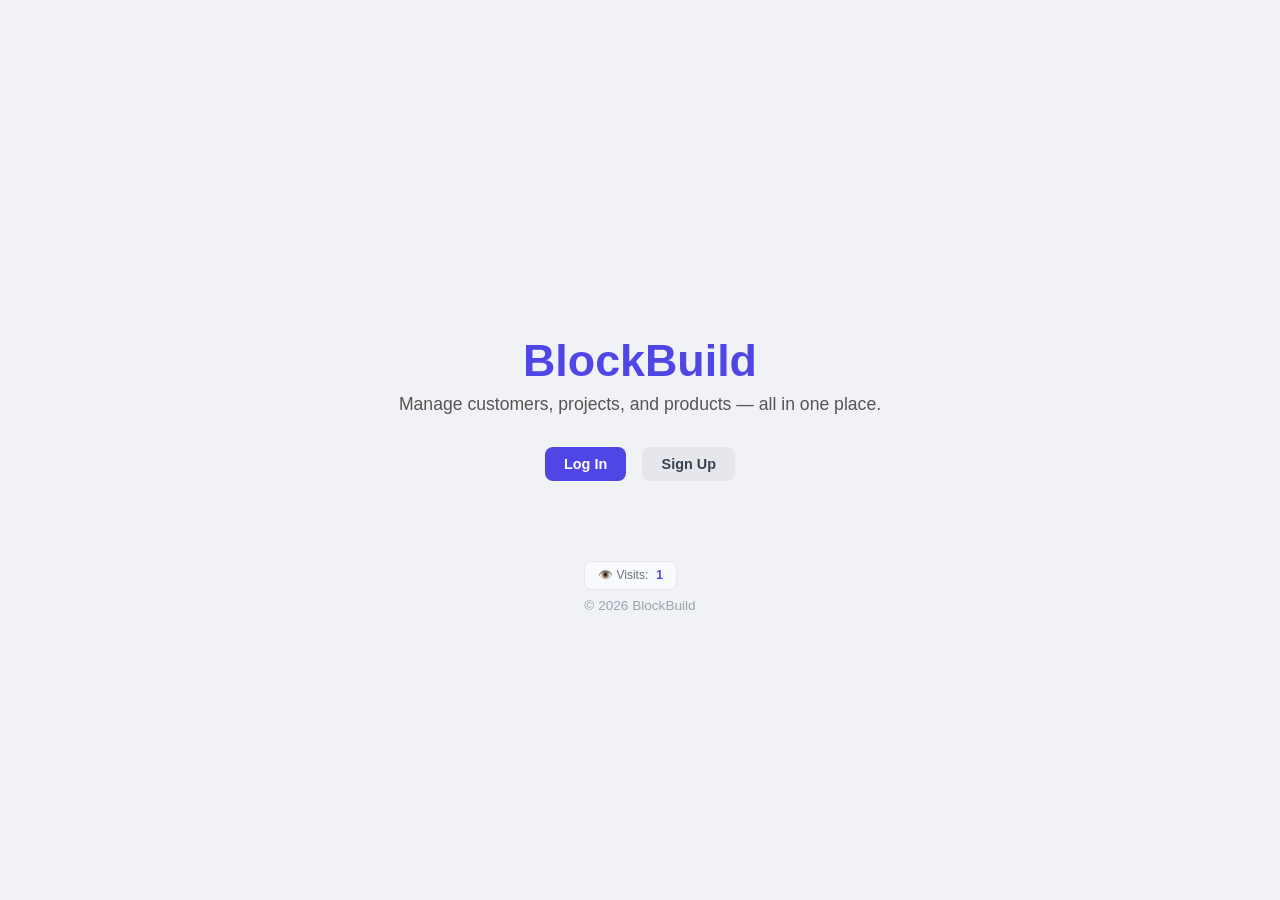
<file: recommend/index.html>
<!DOCTYPE html>
<html lang="en">
<head>
  <meta charset="UTF-8">
  <meta name="viewport" content="width=device-width, initial-scale=1.0">
  <title>BlockBuild - Welcome</title>
  <link rel="stylesheet" href="styles.css">
</head>
<body>
  <div class="hero">
    <h1>BlockBuild</h1>
    <p>Manage customers, projects, and products — all in one place.</p>
    <div class="btn-group">
      <a href="login.html" class="btn btn-primary">Log In</a>
      <a href="signup.html" class="btn btn-secondary">Sign Up</a>
    </div>
  </div>
  <footer>
    <div class="page-visit-counter" style="display: inline-flex; margin-bottom: 0.5rem;">
      👁️ Visits: <strong id="visit-count">0</strong>
    </div>
    <p>&copy; 2026 BlockBuild</p>
  </footer>
  <script>
    // Page visit tracking
    (function() {
      const VISIT_KEY = 'blockbuild_visits';
      let visits = parseInt(localStorage.getItem(VISIT_KEY) || '0', 10);
      visits++;
      localStorage.setItem(VISIT_KEY, visits);
      const counter = document.getElementById('visit-count');
      if (counter) counter.textContent = visits;
    })();
  </script>
</body>
</html>
</file>
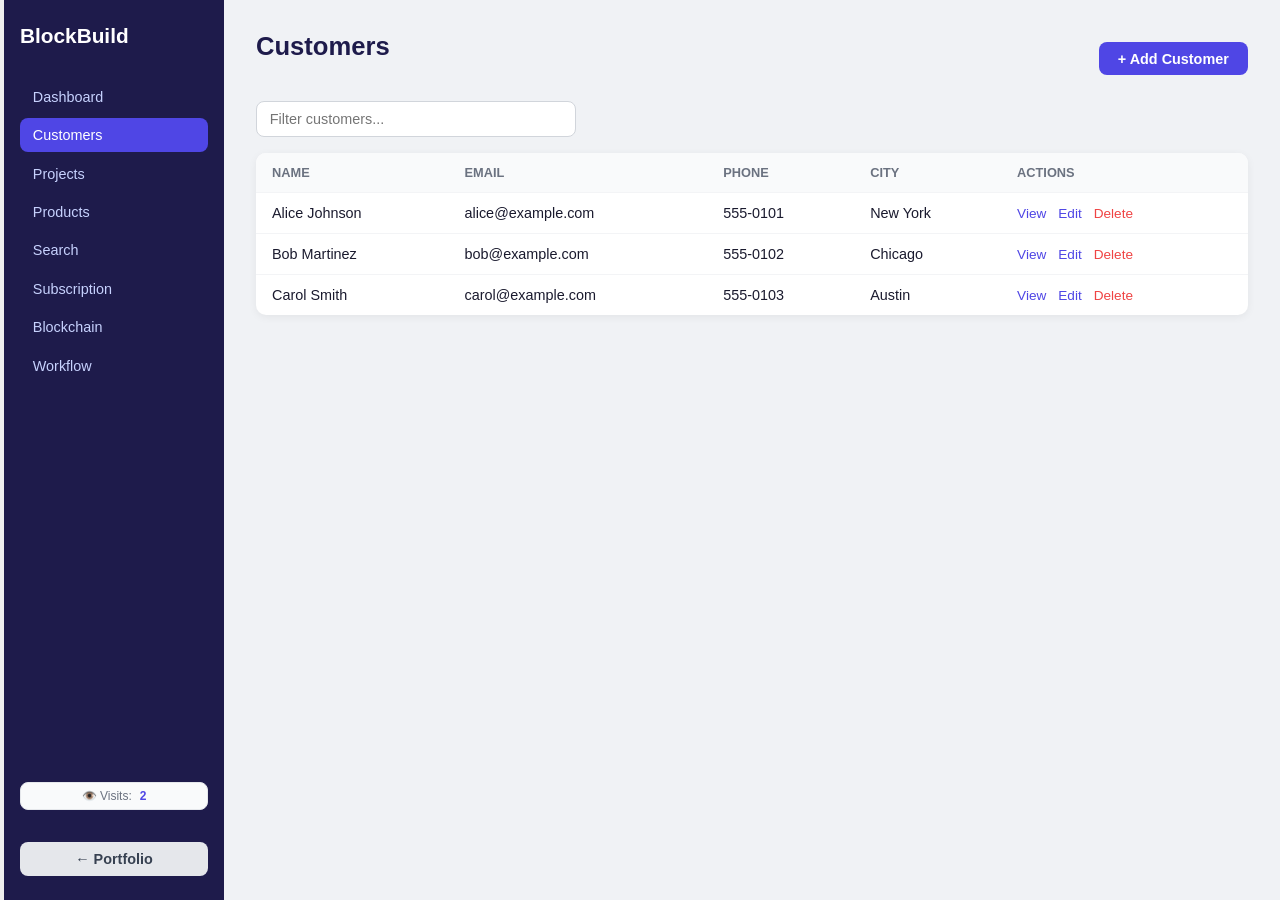
<file: recommend/customers.html>
<!DOCTYPE html>
<html lang="en">
<head>
  <meta charset="UTF-8">
  <meta name="viewport" content="width=device-width, initial-scale=1.0">
  <title>Customers - BlockBuild</title>
  <link rel="stylesheet" href="styles.css">
  <style>
    /* Customer-specific styles */
    .empty-state {
      display: none;
      text-align: center;
      padding: 2rem;
      color: #9ca3af;
      font-size: .9rem;
    }

    tbody tr {
      cursor: pointer;
      transition: background .12s;
    }
    tbody tr:hover {
      background: #f5f3ff;
    }

    /* Modal backdrop */
    .modal-backdrop {
      display: none;
      position: fixed;
      inset: 0;
      background: rgba(0,0,0,.35);
      z-index: 100;
      align-items: center;
      justify-content: center;
    }
    .modal-backdrop.open { display: flex; }

    .modal {
      background: #fff;
      border-radius: 14px;
      padding: 2rem;
      width: 100%;
      max-width: 480px;
      box-shadow: 0 8px 32px rgba(0,0,0,.16);
      position: relative;
      max-height: 90vh;
      overflow-y: auto;
    }
    .modal h3 { color: #1e1b4b; margin-bottom: 1.2rem; font-size: 1.1rem; }
    .modal .close-btn {
      position: absolute;
      top: 1rem; right: 1.2rem;
      background: none; border: none;
      font-size: 1.4rem; color: #9ca3af;
      cursor: pointer; line-height: 1;
    }
    .modal .close-btn:hover { color: #374151; }
    .modal label { display: block; font-size: .82rem; font-weight: 600; margin: .7rem 0 .25rem; color: #374151; }
    .modal input {
      width: 100%;
      padding: .55rem .8rem;
      border: 1px solid #d1d5db;
      border-radius: 8px;
      font-size: .9rem;
    }
    .modal input:focus { outline: 2px solid #4f46e5; outline-offset: 1px; }
    .modal .modal-actions { display: flex; gap: .8rem; justify-content: flex-end; margin-top: 1.5rem; }

    .detail-row { display: flex; gap: .5rem; margin-bottom: .5rem; font-size: .9rem; }
    .detail-row dt { font-weight: 600; color: #374151; min-width: 80px; }
    .detail-row dd { color: #6b7280; }
  </style>
</head>
<body class="app-layout">
  <button class="hamburger" id="hamburger" aria-label="Toggle menu">
    <span></span><span></span><span></span>
  </button>
  <div class="sidebar-backdrop" id="sidebar-backdrop"></div>
  <nav class="sidebar" id="sidebar">
    <div class="logo">BlockBuild</div>
    <ul>
      <li><a href="dashboard.html">Dashboard</a></li>
      <li><a href="customers.html" class="active">Customers</a></li>
      <li><a href="projects.html">Projects</a></li>
      <li><a href="products.html">Products</a></li>
      <li><a href="search.html">Search</a></li>
      <li><a href="stripe.html">Subscription</a></li>
      <li><a href="metamask.html">Blockchain</a></li>
      <li><a href="workflow.html">Workflow</a></li>
    </ul>
    <div class="page-visit-counter">
      👁️ Visits: <strong id="visit-count">0</strong>
    </div>
    <a href="../index.html" class="btn btn-secondary logout">← Portfolio</a>
  </nav>
  <main class="content">
    <div class="page-header">
      <h2>Customers</h2>
      <button class="btn btn-primary" id="add-customer-btn">+ Add Customer</button>
    </div>
    <input type="text" id="customer-filter" placeholder="Filter customers..." class="filter-input" aria-label="Filter customers">
    <table id="customers-table">
      <thead>
        <tr><th>Name</th><th>Email</th><th>Phone</th><th>City</th><th>Actions</th></tr>
      </thead>
      <tbody id="customers-tbody">
        <tr data-name="Alice Johnson" data-email="alice@example.com" data-phone="555-0101" data-city="New York">
          <td>Alice Johnson</td><td>alice@example.com</td><td>555-0101</td><td>New York</td>
          <td class="actions">
            <a href="#" data-action="view">View</a>
            <a href="#" data-action="edit">Edit</a>
            <a href="#" class="danger" data-action="delete">Delete</a>
          </td>
        </tr>
        <tr data-name="Bob Martinez" data-email="bob@example.com" data-phone="555-0102" data-city="Chicago">
          <td>Bob Martinez</td><td>bob@example.com</td><td>555-0102</td><td>Chicago</td>
          <td class="actions">
            <a href="#" data-action="view">View</a>
            <a href="#" data-action="edit">Edit</a>
            <a href="#" class="danger" data-action="delete">Delete</a>
          </td>
        </tr>
        <tr data-name="Carol Smith" data-email="carol@example.com" data-phone="555-0103" data-city="Austin">
          <td>Carol Smith</td><td>carol@example.com</td><td>555-0103</td><td>Austin</td>
          <td class="actions">
            <a href="#" data-action="view">View</a>
            <a href="#" data-action="edit">Edit</a>
            <a href="#" class="danger" data-action="delete">Delete</a>
          </td>
        </tr>
      </tbody>
    </table>
    <p class="empty-state" id="empty-state">No customers match your filter.</p>
  </main>

  <!-- View/Edit Modal -->
  <div class="modal-backdrop" id="customer-modal" role="dialog" aria-modal="true" aria-labelledby="customer-modal-title">
    <div class="modal">
      <button class="close-btn" id="customer-modal-close" aria-label="Close">&times;</button>
      <h3 id="customer-modal-title">Customer Details</h3>
      <div id="customer-modal-content"></div>
      <div class="modal-actions" id="customer-modal-actions"></div>
    </div>
  </div>

  <!-- Add Customer Modal -->
  <div class="modal-backdrop" id="add-modal" role="dialog" aria-modal="true" aria-labelledby="add-modal-title">
    <div class="modal">
      <button class="close-btn" id="add-modal-close" aria-label="Close">&times;</button>
      <h3 id="add-modal-title">Add Customer</h3>
      <form id="add-customer-form" novalidate>
        <label for="add-name">Full Name</label>
        <input type="text" id="add-name" placeholder="e.g. Jane Doe" required>

        <label for="add-email">Email</label>
        <input type="email" id="add-email" placeholder="e.g. jane@example.com" required>

        <label for="add-phone">Phone</label>
        <input type="tel" id="add-phone" placeholder="e.g. 555-0100">

        <label for="add-city">City</label>
        <input type="text" id="add-city" placeholder="e.g. London">

        <div class="modal-actions">
          <button type="button" class="btn btn-secondary" id="add-cancel">Cancel</button>
          <button type="submit" class="btn btn-primary">Add Customer</button>
        </div>
      </form>
    </div>
  </div>

  <script>
    // Page visit tracking
    (function() {
      const VISIT_KEY = 'blockbuild_visits';
      let visits = parseInt(localStorage.getItem(VISIT_KEY) || '0', 10);
      visits++;
      localStorage.setItem(VISIT_KEY, visits);
      const counter = document.getElementById('visit-count');
      if (counter) counter.textContent = visits;
    })();

    // ── Mobile menu toggle ────────────────────────────────────────────────────
    const hamburger = document.getElementById('hamburger');
    const sidebar = document.getElementById('sidebar');
    const backdrop = document.getElementById('sidebar-backdrop');

    if (hamburger) {
      hamburger.addEventListener('click', () => {
        hamburger.classList.toggle('open');
        sidebar.classList.toggle('open');
        backdrop.classList.toggle('open');
      });

      backdrop.addEventListener('click', () => {
        hamburger.classList.remove('open');
        sidebar.classList.remove('open');
        backdrop.classList.remove('open');
      });
    }

    // ── Filter ────────────────────────────────────────────────────────────────
    const filterInput = document.getElementById('customer-filter');
    const tbody = document.getElementById('customers-tbody');
    const emptyState = document.getElementById('empty-state');

    function applyFilter() {
      const query = filterInput.value.trim().toLowerCase();
      const rows = tbody.querySelectorAll('tr');
      let visible = 0;

      rows.forEach(row => {
        const name = row.dataset.name.toLowerCase();
        const email = row.dataset.email.toLowerCase();
        const city = row.dataset.city.toLowerCase();
        const match = !query || name.includes(query) || email.includes(query) || city.includes(query);
        row.style.display = match ? '' : 'none';
        if (match) visible++;
      });

      emptyState.style.display = visible === 0 ? 'block' : 'none';
    }

    filterInput.addEventListener('input', applyFilter);

    // ── Action routing ────────────────────────────────────────────────────────
    let currentRow = null;

    tbody.addEventListener('click', e => {
      const link = e.target.closest('a[data-action]');
      if (!link) return;
      e.preventDefault();
      const action = link.dataset.action;
      currentRow = link.closest('tr');

      if (action === 'view') showViewModal(currentRow);
      else if (action === 'edit') showEditModal(currentRow);
      else if (action === 'delete') confirmDelete(currentRow);
    });

    // ── View Modal ────────────────────────────────────────────────────────────
    function showViewModal(row) {
      const modal = document.getElementById('customer-modal');
      const title = document.getElementById('customer-modal-title');
      const content = document.getElementById('customer-modal-content');
      const actions = document.getElementById('customer-modal-actions');

      title.textContent = 'Customer Details';
      content.innerHTML = `
        <div class="detail-row"><dt>Name</dt><dd>${row.dataset.name}</dd></div>
        <div class="detail-row"><dt>Email</dt><dd>${row.dataset.email}</dd></div>
        <div class="detail-row"><dt>Phone</dt><dd>${row.dataset.phone}</dd></div>
        <div class="detail-row"><dt>City</dt><dd>${row.dataset.city}</dd></div>
      `;
      actions.innerHTML = '<button class="btn btn-secondary" id="view-close">Close</button>';
      modal.classList.add('open');

      document.getElementById('view-close').addEventListener('click', () => modal.classList.remove('open'));
    }

    // ── Edit Modal ────────────────────────────────────────────────────────────
    function showEditModal(row) {
      const modal = document.getElementById('customer-modal');
      const title = document.getElementById('customer-modal-title');
      const content = document.getElementById('customer-modal-content');
      const actions = document.getElementById('customer-modal-actions');

      title.textContent = 'Edit Customer';
      content.innerHTML = `
        <label for="edit-name">Full Name</label>
        <input type="text" id="edit-name" value="${row.dataset.name}">
        <label for="edit-email">Email</label>
        <input type="email" id="edit-email" value="${row.dataset.email}">
        <label for="edit-phone">Phone</label>
        <input type="tel" id="edit-phone" value="${row.dataset.phone}">
        <label for="edit-city">City</label>
        <input type="text" id="edit-city" value="${row.dataset.city}">
      `;
      actions.innerHTML = `
        <button class="btn btn-secondary" id="edit-cancel">Cancel</button>
        <button class="btn btn-primary" id="edit-save">Save</button>
      `;
      modal.classList.add('open');

      document.getElementById('edit-cancel').addEventListener('click', () => modal.classList.remove('open'));
      document.getElementById('edit-save').addEventListener('click', () => {
        const name = document.getElementById('edit-name').value.trim();
        const email = document.getElementById('edit-email').value.trim();
        const phone = document.getElementById('edit-phone').value.trim();
        const city = document.getElementById('edit-city').value.trim();

        if (!name || !email) return;

        row.dataset.name = name;
        row.dataset.email = email;
        row.dataset.phone = phone;
        row.dataset.city = city;

        row.children[0].textContent = name;
        row.children[1].textContent = email;
        row.children[2].textContent = phone;
        row.children[3].textContent = city;

        modal.classList.remove('open');
      });
    }

    // ── Delete Confirmation ───────────────────────────────────────────────────
    function confirmDelete(row) {
      if (confirm(`Delete customer "${row.dataset.name}"? This cannot be undone.`)) {
        row.remove();
        applyFilter();
      }
    }

    // ── Add Customer Modal ────────────────────────────────────────────────────
    const addBtn = document.getElementById('add-customer-btn');
    const addModal = document.getElementById('add-modal');
    const addForm = document.getElementById('add-customer-form');

    addBtn.addEventListener('click', () => {
      addForm.reset();
      addModal.classList.add('open');
      document.getElementById('add-name').focus();
    });

    document.getElementById('add-modal-close').addEventListener('click', () => addModal.classList.remove('open'));
    document.getElementById('add-cancel').addEventListener('click', () => addModal.classList.remove('open'));
    addModal.addEventListener('click', e => {
      if (e.target === e.currentTarget) addModal.classList.remove('open');
    });

    addForm.addEventListener('submit', e => {
      e.preventDefault();
      const name = document.getElementById('add-name').value.trim();
      const email = document.getElementById('add-email').value.trim();
      const phone = document.getElementById('add-phone').value.trim();
      const city = document.getElementById('add-city').value.trim();

      if (!name || !email) return;

      const tr = document.createElement('tr');
      tr.dataset.name = name;
      tr.dataset.email = email;
      tr.dataset.phone = phone;
      tr.dataset.city = city;
      tr.innerHTML = `
        <td>${name}</td><td>${email}</td><td>${phone}</td><td>${city}</td>
        <td class="actions">
          <a href="#" data-action="view">View</a>
          <a href="#" data-action="edit">Edit</a>
          <a href="#" class="danger" data-action="delete">Delete</a>
        </td>
      `;

      tbody.prepend(tr);
      addModal.classList.remove('open');
      applyFilter();
    });

    // ── Close modals with Escape ─────────────────────────────────────────────
    document.getElementById('customer-modal-close').addEventListener('click', () => {
      document.getElementById('customer-modal').classList.remove('open');
    });
    document.getElementById('customer-modal').addEventListener('click', e => {
      if (e.target === e.currentTarget) document.getElementById('customer-modal').classList.remove('open');
    });

    document.addEventListener('keydown', e => {
      if (e.key === 'Escape') {
        document.getElementById('customer-modal').classList.remove('open');
        addModal.classList.remove('open');
      }
    });
  </script>
</body>
</html>
</file>
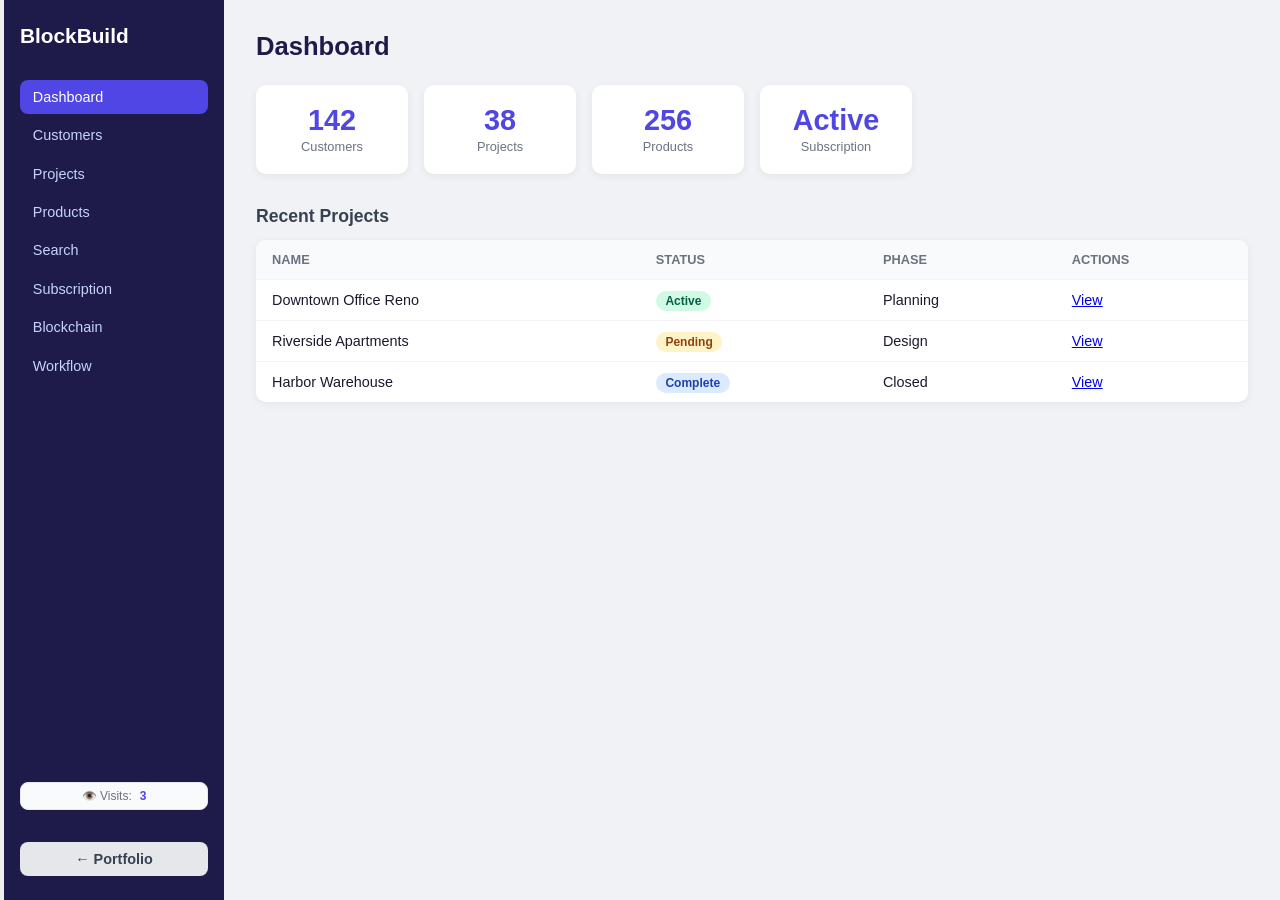
<file: recommend/dashboard.html>
<!DOCTYPE html>
<html lang="en">
<head>
  <meta charset="UTF-8">
  <meta name="viewport" content="width=device-width, initial-scale=1.0">
  <title>Dashboard - BlockBuild</title>
  <link rel="stylesheet" href="styles.css">
</head>
<body class="app-layout">
  <button class="hamburger" id="hamburger" aria-label="Toggle menu">
    <span></span><span></span><span></span>
  </button>
  <div class="sidebar-backdrop" id="sidebar-backdrop"></div>
  <nav class="sidebar" id="sidebar">
    <div class="logo">BlockBuild</div>
    <ul>
      <li><a href="dashboard.html" class="active">Dashboard</a></li>
      <li><a href="customers.html">Customers</a></li>
      <li><a href="projects.html">Projects</a></li>
      <li><a href="products.html">Products</a></li>
      <li><a href="search.html">Search</a></li>
      <li><a href="stripe.html">Subscription</a></li>
      <li><a href="metamask.html">Blockchain</a></li>
      <li><a href="workflow.html">Workflow</a></li>
    </ul>
    <div class="page-visit-counter">
      👁️ Visits: <strong id="visit-count">0</strong>
    </div>
    <a href="../index.html" class="btn btn-secondary logout">← Portfolio</a>
  </nav>
  <main class="content">
    <h2>Dashboard</h2>
    <div class="stats-grid">
      <div class="stat-card"><span class="stat-num">142</span><span class="stat-label">Customers</span></div>
      <div class="stat-card"><span class="stat-num">38</span><span class="stat-label">Projects</span></div>
      <div class="stat-card"><span class="stat-num">256</span><span class="stat-label">Products</span></div>
      <div class="stat-card"><span class="stat-num">Active</span><span class="stat-label">Subscription</span></div>
    </div>
    <h3>Recent Projects</h3>
    <table>
      <thead><tr><th>Name</th><th>Status</th><th>Phase</th><th>Actions</th></tr></thead>
      <tbody>
        <tr><td>Downtown Office Reno</td><td><span class="badge green">Active</span></td><td>Planning</td><td><a href="projects.html">View</a></td></tr>
        <tr><td>Riverside Apartments</td><td><span class="badge yellow">Pending</span></td><td>Design</td><td><a href="projects.html">View</a></td></tr>
        <tr><td>Harbor Warehouse</td><td><span class="badge blue">Complete</span></td><td>Closed</td><td><a href="projects.html">View</a></td></tr>
      </tbody>
    </table>
  </main>
</body>
</html>
  <script>
    // Page visit tracking
    (function() {
      const VISIT_KEY = 'blockbuild_visits';
      let visits = parseInt(localStorage.getItem(VISIT_KEY) || '0', 10);
      visits++;
      localStorage.setItem(VISIT_KEY, visits);
      const counter = document.getElementById('visit-count');
      if (counter) counter.textContent = visits;
    })();

    // Mobile menu toggle
    const hamburger = document.getElementById('hamburger');
    const sidebar = document.getElementById('sidebar');
    const backdrop = document.getElementById('sidebar-backdrop');

    if (hamburger) {
      hamburger.addEventListener('click', () => {
        hamburger.classList.toggle('open');
        sidebar.classList.toggle('open');
        backdrop.classList.toggle('open');
      });

      backdrop.addEventListener('click', () => {
        hamburger.classList.remove('open');
        sidebar.classList.remove('open');
        backdrop.classList.remove('open');
      });
    }
  </script>
</file>
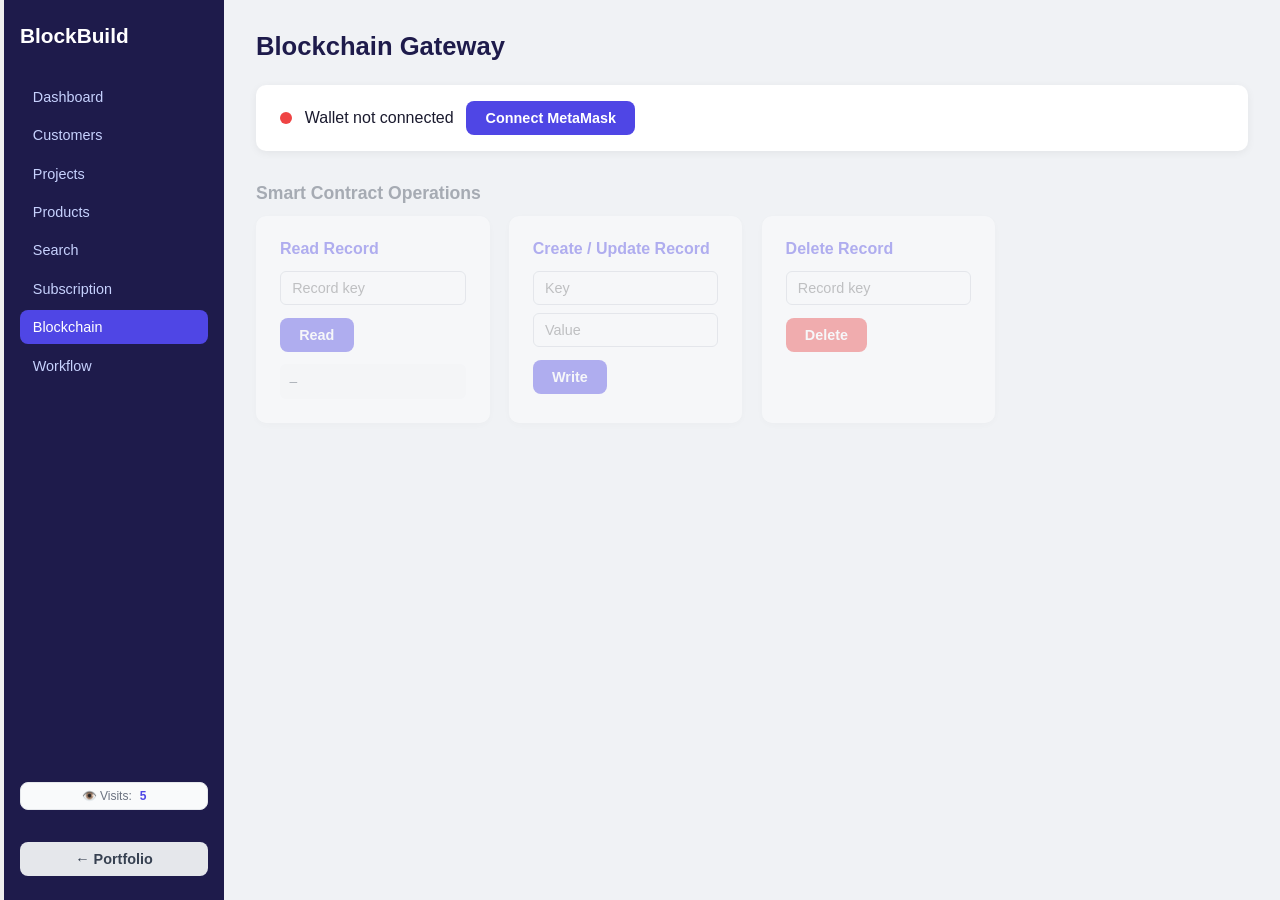
<file: recommend/metamask.html>
<!DOCTYPE html>
<html lang="en">
<head>
  <meta charset="UTF-8">
  <meta name="viewport" content="width=device-width, initial-scale=1.0">
  <title>Blockchain - BlockBuild</title>
  <link rel="stylesheet" href="styles.css">
</head>
<body class="app-layout">
  <button class="hamburger" id="hamburger" aria-label="Toggle menu">
    <span></span><span></span><span></span>
  </button>
  <div class="sidebar-backdrop" id="sidebar-backdrop"></div>
  <nav class="sidebar" id="sidebar">
    <div class="logo">BlockBuild</div>
    <ul>
      <li><a href="dashboard.html">Dashboard</a></li>
      <li><a href="customers.html">Customers</a></li>
      <li><a href="projects.html">Projects</a></li>
      <li><a href="products.html">Products</a></li>
      <li><a href="search.html">Search</a></li>
      <li><a href="stripe.html">Subscription</a></li>
      <li><a href="metamask.html" class="active">Blockchain</a></li>
      <li><a href="workflow.html">Workflow</a></li>
    </ul>
    <div class="page-visit-counter">
      👁️ Visits: <strong id="visit-count">0</strong>
    </div>
    <a href="../index.html" class="btn btn-secondary logout">← Portfolio</a>
  </nav>
  <main class="content">
    <h2>Blockchain Gateway</h2>
    <div class="wallet-status">
      <span class="dot disconnected"></span>
      <span id="wallet-label">Wallet not connected</span>
      <button class="btn btn-primary" id="connect-btn">Connect MetaMask</button>
    </div>

    <div class="metamask-ops" id="ops" style="opacity:0.4;pointer-events:none">
      <h3>Smart Contract Operations</h3>
      <div class="op-grid">
        <div class="op-card">
          <h4>Read Record</h4>
          <input type="text" placeholder="Record key">
          <button class="btn btn-primary">Read</button>
          <pre class="output">—</pre>
        </div>
        <div class="op-card">
          <h4>Create / Update Record</h4>
          <input type="text" placeholder="Key">
          <input type="text" placeholder="Value">
          <button class="btn btn-primary">Write</button>
        </div>
        <div class="op-card">
          <h4>Delete Record</h4>
          <input type="text" placeholder="Record key">
          <button class="btn btn-danger">Delete</button>
        </div>
      </div>
    </div>
  </main>
  <script>
    // Page visit tracking
    (function() {
      const VISIT_KEY = 'blockbuild_visits';
      let visits = parseInt(localStorage.getItem(VISIT_KEY) || '0', 10);
      visits++;
      localStorage.setItem(VISIT_KEY, visits);
      const counter = document.getElementById('visit-count');
      if (counter) counter.textContent = visits;
    })();

    // Mobile menu toggle
    const hamburger = document.getElementById('hamburger');
    const sidebar = document.getElementById('sidebar');
    const backdrop = document.getElementById('sidebar-backdrop');

    if (hamburger) {
      hamburger.addEventListener('click', () => {
        hamburger.classList.toggle('open');
        sidebar.classList.toggle('open');
        backdrop.classList.toggle('open');
      });

      backdrop.addEventListener('click', () => {
        hamburger.classList.remove('open');
        sidebar.classList.remove('open');
        backdrop.classList.remove('open');
      });
    }

    // MetaMask connect functionality
    document.getElementById('connect-btn').addEventListener('click', function() {
      document.querySelector('.dot').classList.replace('disconnected','connected');
      document.getElementById('wallet-label').textContent = '0xAbCd...1234 connected';
      this.textContent = 'Disconnect';
      document.getElementById('ops').style.opacity = '1';
      document.getElementById('ops').style.pointerEvents = 'auto';
    });
  </script>
</body>
</html>
</file>
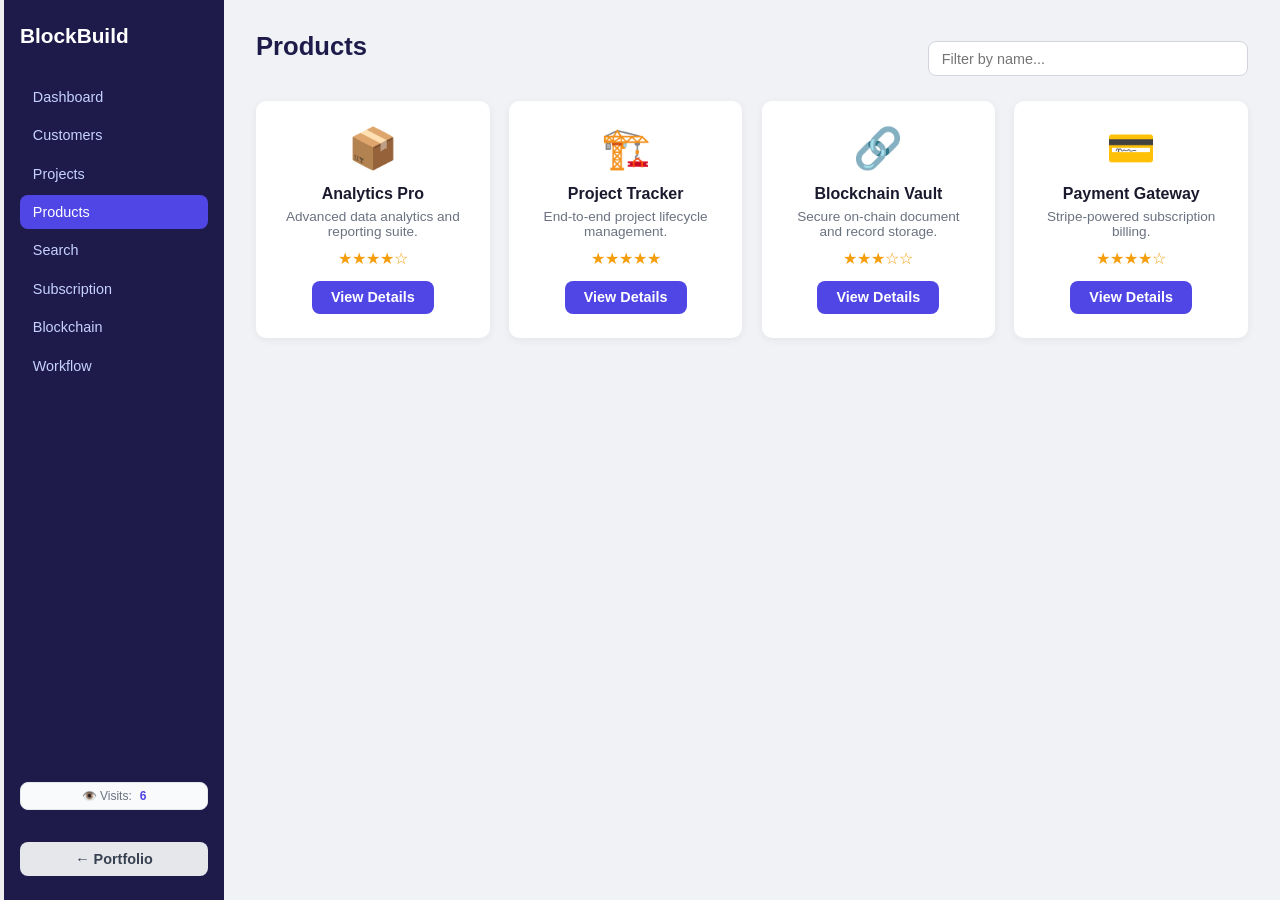
<file: recommend/products.html>
<!DOCTYPE html>
<html lang="en">
<head>
  <meta charset="UTF-8">
  <meta name="viewport" content="width=device-width, initial-scale=1.0">
  <title>Products - BlockBuild</title>
  <link rel="stylesheet" href="styles.css">
</head>
<body class="app-layout">
  <button class="hamburger" id="hamburger" aria-label="Toggle menu">
    <span></span><span></span><span></span>
  </button>
  <div class="sidebar-backdrop" id="sidebar-backdrop"></div>
  <nav class="sidebar" id="sidebar">
    <div class="logo">BlockBuild</div>
    <ul>
      <li><a href="dashboard.html">Dashboard</a></li>
      <li><a href="customers.html">Customers</a></li>
      <li><a href="projects.html">Projects</a></li>
      <li><a href="products.html" class="active">Products</a></li>
      <li><a href="search.html">Search</a></li>
      <li><a href="stripe.html">Subscription</a></li>
      <li><a href="metamask.html">Blockchain</a></li>
      <li><a href="workflow.html">Workflow</a></li>
    </ul>
    <div class="page-visit-counter">
      👁️ Visits: <strong id="visit-count">0</strong>
    </div>
    <a href="../index.html" class="btn btn-secondary logout">← Portfolio</a>
  </nav>
  <main class="content">
    <div class="page-header">
      <h2>Products</h2>
      <input type="text" placeholder="Filter by name..." class="filter-input inline">
    </div>
    <div class="product-grid">
      <div class="product-card">
        <div class="product-img">📦</div>
        <h4>Analytics Pro</h4>
        <p>Advanced data analytics and reporting suite.</p>
        <div class="stars">★★★★☆</div>
        <a href="#" class="btn btn-primary">View Details</a>
      </div>
      <div class="product-card">
        <div class="product-img">🏗️</div>
        <h4>Project Tracker</h4>
        <p>End-to-end project lifecycle management.</p>
        <div class="stars">★★★★★</div>
        <a href="#" class="btn btn-primary">View Details</a>
      </div>
      <div class="product-card">
        <div class="product-img">🔗</div>
        <h4>Blockchain Vault</h4>
        <p>Secure on-chain document and record storage.</p>
        <div class="stars">★★★☆☆</div>
        <a href="#" class="btn btn-primary">View Details</a>
      </div>
      <div class="product-card">
        <div class="product-img">💳</div>
        <h4>Payment Gateway</h4>
        <p>Stripe-powered subscription billing.</p>
        <div class="stars">★★★★☆</div>
        <a href="#" class="btn btn-primary">View Details</a>
      </div>
    </div>
  </main>
</body>
</html>
  <script>
    // Page visit tracking
    (function() {
      const VISIT_KEY = 'blockbuild_visits';
      let visits = parseInt(localStorage.getItem(VISIT_KEY) || '0', 10);
      visits++;
      localStorage.setItem(VISIT_KEY, visits);
      const counter = document.getElementById('visit-count');
      if (counter) counter.textContent = visits;
    })();

    // Mobile menu toggle
    const hamburger = document.getElementById('hamburger');
    const sidebar = document.getElementById('sidebar');
    const backdrop = document.getElementById('sidebar-backdrop');

    if (hamburger) {
      hamburger.addEventListener('click', () => {
        hamburger.classList.toggle('open');
        sidebar.classList.toggle('open');
        backdrop.classList.toggle('open');
      });

      backdrop.addEventListener('click', () => {
        hamburger.classList.remove('open');
        sidebar.classList.remove('open');
        backdrop.classList.remove('open');
      });
    }
  </script>
</file>
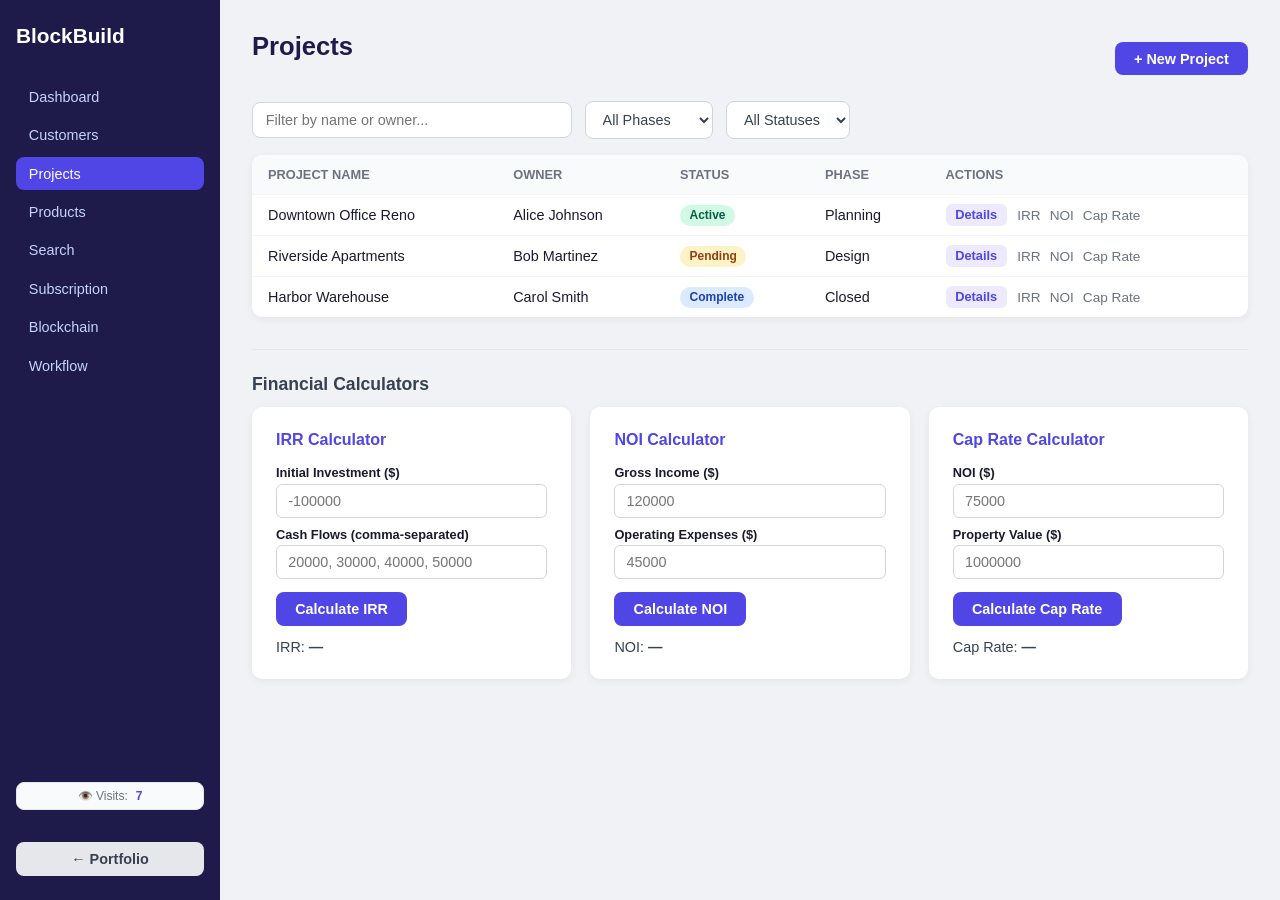
<file: recommend/projects.html>
<!DOCTYPE html>
<html lang="en">
<head>
  <meta charset="UTF-8">
  <meta name="viewport" content="width=device-width, initial-scale=1.0">
  <title>Projects - BlockBuild</title>
  <link rel="stylesheet" href="styles.css">
  <style>
    /* ── Project-page extras ── */

    /* Hoverable table rows */
    tbody tr { cursor: pointer; transition: background .12s; }
    tbody tr:hover { background: #f5f3ff; }

    /* Filter bar */
    .filter-bar {
      display: flex;
      gap: .8rem;
      align-items: center;
      margin-bottom: 1rem;
      flex-wrap: wrap;
    }
    .filter-bar .filter-input { margin-bottom: 0; flex: 1; min-width: 180px; }
    .filter-bar select {
      padding: .55rem .8rem;
      border: 1px solid #d1d5db;
      border-radius: 8px;
      font-size: .9rem;
      background: #fff;
      color: #374151;
    }

    /* Action link hierarchy */
    td.actions { white-space: nowrap; }
    td.actions a.details-link {
      background: #ede9fe;
      color: #4f46e5;
      border-radius: 6px;
      padding: .2rem .6rem;
      font-size: .8rem;
      font-weight: 600;
      text-decoration: none;
      margin-right: .4rem;
    }
    td.actions a.details-link:hover { background: #c7d2fe; }
    td.actions .calc-links { font-size: .78rem; color: #9ca3af; }
    td.actions .calc-links a {
      color: #6b7280;
      text-decoration: none;
      margin-right: .35rem;
      transition: color .12s;
    }
    td.actions .calc-links a:hover { color: #4f46e5; }

    /* Empty state */
    .empty-state {
      display: none;
      text-align: center;
      padding: 2rem;
      color: #9ca3af;
      font-size: .9rem;
    }

    /* Section divider before calculators */
    .section-divider {
      border: none;
      border-top: 1px solid #e5e7eb;
      margin: 2rem 0 1.5rem;
    }

    /* Modal backdrop */
    .modal-backdrop {
      display: none;
      position: fixed;
      inset: 0;
      background: rgba(0,0,0,.35);
      z-index: 100;
      align-items: center;
      justify-content: center;
    }
    .modal-backdrop.open { display: flex; }

    .modal {
      background: #fff;
      border-radius: 14px;
      padding: 2rem;
      width: 100%;
      max-width: 480px;
      box-shadow: 0 8px 32px rgba(0,0,0,.16);
      position: relative;
    }
    .modal h3 { color: #1e1b4b; margin-bottom: 1.2rem; font-size: 1.1rem; }
    .modal .close-btn {
      position: absolute;
      top: 1rem; right: 1.2rem;
      background: none; border: none;
      font-size: 1.4rem; color: #9ca3af;
      cursor: pointer; line-height: 1;
    }
    .modal .close-btn:hover { color: #374151; }
    .modal label { display: block; font-size: .82rem; font-weight: 600; margin: .7rem 0 .25rem; color: #374151; }
    .modal input, .modal select {
      width: 100%;
      padding: .55rem .8rem;
      border: 1px solid #d1d5db;
      border-radius: 8px;
      font-size: .9rem;
    }
    .modal input:focus, .modal select:focus { outline: 2px solid #4f46e5; outline-offset: 1px; }
    .modal .modal-actions { display: flex; gap: .8rem; justify-content: flex-end; margin-top: 1.5rem; }

    /* Detail panel */
    .detail-row { display: flex; gap: .5rem; margin-bottom: .5rem; font-size: .9rem; }
    .detail-row dt { font-weight: 600; color: #374151; min-width: 110px; }
    .detail-row dd { color: #6b7280; }
  </style>
</head>
<body class="app-layout">

  <!-- ── Sidebar ── -->
  <nav class="sidebar">
    <div class="logo">BlockBuild</div>
    <ul>
      <li><a href="dashboard.html">Dashboard</a></li>
      <li><a href="customers.html">Customers</a></li>
      <li><a href="projects.html" class="active">Projects</a></li>
      <li><a href="products.html">Products</a></li>
      <li><a href="search.html">Search</a></li>
      <li><a href="stripe.html">Subscription</a></li>
      <li><a href="metamask.html">Blockchain</a></li>
      <li><a href="workflow.html">Workflow</a></li>
    </ul>
    <div class="page-visit-counter">
      👁️ Visits: <strong id="visit-count">0</strong>
    </div>
    <a href="../index.html" class="btn btn-secondary logout">← Portfolio</a>
  </nav>

  <!-- ── Main content ── -->
  <main class="content">

    <!-- Page header -->
    <div class="page-header">
      <h2>Projects</h2>
      <button class="btn btn-primary" id="new-project-btn">+ New Project</button>
    </div>

    <!-- Filter bar -->
    <div class="filter-bar">
      <input
        type="text"
        id="project-filter"
        placeholder="Filter by name or owner..."
        class="filter-input"
        aria-label="Filter projects">
      <select id="phase-filter" aria-label="Filter by phase">
        <option value="">All Phases</option>
        <option value="Planning">Planning</option>
        <option value="Design">Design</option>
        <option value="Construction">Construction</option>
        <option value="Closed">Closed</option>
      </select>
      <select id="status-filter" aria-label="Filter by status">
        <option value="">All Statuses</option>
        <option value="Active">Active</option>
        <option value="Pending">Pending</option>
        <option value="Complete">Complete</option>
      </select>
    </div>

    <!-- Projects table -->
    <table id="projects-table">
      <thead>
        <tr>
          <th>Project Name</th>
          <th>Owner</th>
          <th>Status</th>
          <th>Phase</th>
          <th>Actions</th>
        </tr>
      </thead>
      <tbody id="projects-tbody">
        <tr data-name="Downtown Office Reno" data-owner="Alice Johnson" data-status="Active" data-phase="Planning"
            data-location="Nottingham" data-budget="£2.4m" data-start="2026-01-10" data-end="2026-09-30">
          <td>Downtown Office Reno</td>
          <td>Alice Johnson</td>
          <td><span class="badge green">Active</span></td>
          <td>Planning</td>
          <td class="actions">
            <a href="#" class="details-link" data-action="details">Details</a>
            <span class="calc-links">
              <a href="#" data-action="irr">IRR</a>
              <a href="#" data-action="noi">NOI</a>
              <a href="#" data-action="caprate">Cap Rate</a>
            </span>
          </td>
        </tr>
        <tr data-name="Riverside Apartments" data-owner="Bob Martinez" data-status="Pending" data-phase="Design"
            data-location="Derby" data-budget="£5.1m" data-start="2026-03-01" data-end="2027-06-30">
          <td>Riverside Apartments</td>
          <td>Bob Martinez</td>
          <td><span class="badge yellow">Pending</span></td>
          <td>Design</td>
          <td class="actions">
            <a href="#" class="details-link" data-action="details">Details</a>
            <span class="calc-links">
              <a href="#" data-action="irr">IRR</a>
              <a href="#" data-action="noi">NOI</a>
              <a href="#" data-action="caprate">Cap Rate</a>
            </span>
          </td>
        </tr>
        <tr data-name="Harbor Warehouse" data-owner="Carol Smith" data-status="Complete" data-phase="Closed"
            data-location="Leicester" data-budget="£1.8m" data-start="2025-06-01" data-end="2026-02-28">
          <td>Harbor Warehouse</td>
          <td>Carol Smith</td>
          <td><span class="badge blue">Complete</span></td>
          <td>Closed</td>
          <td class="actions">
            <a href="#" class="details-link" data-action="details">Details</a>
            <span class="calc-links">
              <a href="#" data-action="irr">IRR</a>
              <a href="#" data-action="noi">NOI</a>
              <a href="#" data-action="caprate">Cap Rate</a>
            </span>
          </td>
        </tr>
      </tbody>
    </table>
    <p class="empty-state" id="empty-state">No projects match your filters.</p>

    <!-- ── Section divider ── -->
    <hr class="section-divider">
    <h3>Financial Calculators</h3>
    <div class="calc-grid">
      <div class="calc-card">
        <h4>IRR Calculator</h4>
        <label for="irr-investment">Initial Investment ($)</label>
        <input type="number" id="irr-investment" placeholder="-100000">
        <label for="irr-cashflows">Cash Flows (comma-separated)</label>
        <input type="text" id="irr-cashflows" placeholder="20000, 30000, 40000, 50000">
        <button class="btn btn-primary" disabled title="Calculator coming soon">Calculate IRR</button>
        <p class="result">IRR: <strong>—</strong></p>
      </div>
      <div class="calc-card">
        <h4>NOI Calculator</h4>
        <label for="noi-income">Gross Income ($)</label>
        <input type="number" id="noi-income" placeholder="120000">
        <label for="noi-expenses">Operating Expenses ($)</label>
        <input type="number" id="noi-expenses" placeholder="45000">
        <button class="btn btn-primary" disabled title="Calculator coming soon">Calculate NOI</button>
        <p class="result">NOI: <strong>—</strong></p>
      </div>
      <div class="calc-card">
        <h4>Cap Rate Calculator</h4>
        <label for="cap-noi">NOI ($)</label>
        <input type="number" id="cap-noi" placeholder="75000">
        <label for="cap-value">Property Value ($)</label>
        <input type="number" id="cap-value" placeholder="1000000">
        <button class="btn btn-primary" disabled title="Calculator coming soon">Calculate Cap Rate</button>
        <p class="result">Cap Rate: <strong>—</strong></p>
      </div>
    </div>

  </main>

  <!-- ── Project Detail Modal ── -->
  <div class="modal-backdrop" id="detail-modal" role="dialog" aria-modal="true" aria-labelledby="detail-modal-title">
    <div class="modal">
      <button class="close-btn" id="detail-close" aria-label="Close">&times;</button>
      <h3 id="detail-modal-title">Project Details</h3>
      <dl id="detail-content"></dl>
      <div class="modal-actions">
        <button class="btn btn-secondary" id="detail-close-btn">Close</button>
      </div>
    </div>
  </div>

  <!-- ── New Project Modal ── -->
  <div class="modal-backdrop" id="new-project-modal" role="dialog" aria-modal="true" aria-labelledby="new-project-title">
    <div class="modal">
      <button class="close-btn" id="new-project-close" aria-label="Close">&times;</button>
      <h3 id="new-project-title">New Project</h3>
      <form id="new-project-form" novalidate>
        <label for="np-name">Project Name</label>
        <input type="text" id="np-name" placeholder="e.g. City Centre Offices" required>

        <label for="np-owner">Owner</label>
        <input type="text" id="np-owner" placeholder="e.g. Jane Doe" required>

        <label for="np-location">Location</label>
        <input type="text" id="np-location" placeholder="e.g. Birmingham">

        <label for="np-budget">Budget</label>
        <input type="text" id="np-budget" placeholder="e.g. £3.2m">

        <label for="np-phase">Phase</label>
        <select id="np-phase">
          <option value="Planning">Planning</option>
          <option value="Design">Design</option>
          <option value="Construction">Construction</option>
          <option value="Closed">Closed</option>
        </select>

        <label for="np-status">Status</label>
        <select id="np-status">
          <option value="Active">Active</option>
          <option value="Pending">Pending</option>
          <option value="Complete">Complete</option>
        </select>

        <div class="modal-actions">
          <button type="button" class="btn btn-secondary" id="new-project-cancel">Cancel</button>
          <button type="submit" class="btn btn-primary">Add Project</button>
        </div>
      </form>
    </div>
  </div>

  <script>
    // Page visit tracking
    (function() {
      const VISIT_KEY = 'blockbuild_visits';
      let visits = parseInt(localStorage.getItem(VISIT_KEY) || '0', 10);
      visits++;
      localStorage.setItem(VISIT_KEY, visits);
      const counter = document.getElementById('visit-count');
      if (counter) counter.textContent = visits;
    })();

    // ── Data ──────────────────────────────────────────────────────────────────

    const BADGE_CLASS = { Active: 'green', Pending: 'yellow', Complete: 'blue' };

    // ── Filter logic ──────────────────────────────────────────────────────────

    function applyFilters() {
      const nameQ   = document.getElementById('project-filter').value.trim().toLowerCase();
      const phaseQ  = document.getElementById('phase-filter').value;
      const statusQ = document.getElementById('status-filter').value;
      const rows    = document.querySelectorAll('#projects-tbody tr');
      let visible   = 0;

      rows.forEach(row => {
        const name   = row.dataset.name.toLowerCase();
        const owner  = row.dataset.owner.toLowerCase();
        const phase  = row.dataset.phase;
        const status = row.dataset.status;

        const matchName   = !nameQ   || name.includes(nameQ) || owner.includes(nameQ);
        const matchPhase  = !phaseQ  || phase === phaseQ;
        const matchStatus = !statusQ || status === statusQ;

        const show = matchName && matchPhase && matchStatus;
        row.style.display = show ? '' : 'none';
        if (show) visible++;
      });

      document.getElementById('empty-state').style.display = visible === 0 ? 'block' : 'none';
    }

    document.getElementById('project-filter').addEventListener('input', applyFilters);
    document.getElementById('phase-filter').addEventListener('change', applyFilters);
    document.getElementById('status-filter').addEventListener('change', applyFilters);

    // ── Details modal ─────────────────────────────────────────────────────────

    function openDetailModal(row) {
      const fields = [
        ['Project',  row.dataset.name],
        ['Owner',    row.dataset.owner],
        ['Status',   row.dataset.status],
        ['Phase',    row.dataset.phase],
        ['Location', row.dataset.location],
        ['Budget',   row.dataset.budget],
        ['Start',    row.dataset.start],
        ['End',      row.dataset.end],
      ];
      const dl = document.getElementById('detail-content');
      dl.innerHTML = fields.map(([label, val]) =>
        `<div class="detail-row"><dt>${label}</dt><dd>${val || '—'}</dd></div>`
      ).join('');
      document.getElementById('detail-modal-title').textContent = row.dataset.name;
      document.getElementById('detail-modal').classList.add('open');
    }

    function closeDetailModal() {
      document.getElementById('detail-modal').classList.remove('open');
    }

    document.getElementById('detail-close').addEventListener('click', closeDetailModal);
    document.getElementById('detail-close-btn').addEventListener('click', closeDetailModal);
    document.getElementById('detail-modal').addEventListener('click', e => {
      if (e.target === e.currentTarget) closeDetailModal();
    });

    // ── Action link routing ───────────────────────────────────────────────────

    document.getElementById('projects-tbody').addEventListener('click', e => {
      const link = e.target.closest('a[data-action]');
      if (!link) return;
      e.preventDefault();
      const action = link.dataset.action;
      const row    = link.closest('tr');

      if (action === 'details') {
        openDetailModal(row);
      } else {
        // Scroll to the relevant calculator
        const targetMap = { irr: 'irr-investment', noi: 'noi-income', caprate: 'cap-noi' };
        const targetId  = targetMap[action];
        if (targetId) {
          document.getElementById(targetId).scrollIntoView({ behavior: 'smooth', block: 'center' });
          document.getElementById(targetId).focus();
        }
      }
    });

    // ── New Project modal ─────────────────────────────────────────────────────

    function openNewProjectModal() {
      document.getElementById('new-project-form').reset();
      document.getElementById('new-project-modal').classList.add('open');
      document.getElementById('np-name').focus();
    }

    function closeNewProjectModal() {
      document.getElementById('new-project-modal').classList.remove('open');
    }

    document.getElementById('new-project-btn').addEventListener('click', openNewProjectModal);
    document.getElementById('new-project-close').addEventListener('click', closeNewProjectModal);
    document.getElementById('new-project-cancel').addEventListener('click', closeNewProjectModal);
    document.getElementById('new-project-modal').addEventListener('click', e => {
      if (e.target === e.currentTarget) closeNewProjectModal();
    });

    document.getElementById('new-project-form').addEventListener('submit', e => {
      e.preventDefault();
      const name   = document.getElementById('np-name').value.trim();
      const owner  = document.getElementById('np-owner').value.trim();
      const loc    = document.getElementById('np-location').value.trim();
      const budget = document.getElementById('np-budget').value.trim();
      const phase  = document.getElementById('np-phase').value;
      const status = document.getElementById('np-status').value;

      if (!name || !owner) return;

      const badgeClass = BADGE_CLASS[status] || 'blue';
      const today = new Date().toISOString().split('T')[0];

      const tr = document.createElement('tr');
      tr.dataset.name     = name;
      tr.dataset.owner    = owner;
      tr.dataset.status   = status;
      tr.dataset.phase    = phase;
      tr.dataset.location = loc;
      tr.dataset.budget   = budget;
      tr.dataset.start    = today;
      tr.dataset.end      = '';
      tr.innerHTML = `
        <td>${name}</td>
        <td>${owner}</td>
        <td><span class="badge ${badgeClass}">${status}</span></td>
        <td>${phase}</td>
        <td class="actions">
          <a href="#" class="details-link" data-action="details">Details</a>
          <span class="calc-links">
            <a href="#" data-action="irr">IRR</a>
            <a href="#" data-action="noi">NOI</a>
            <a href="#" data-action="caprate">Cap Rate</a>
          </span>
        </td>`;

      document.getElementById('projects-tbody').prepend(tr);
      closeNewProjectModal();
      applyFilters();
    });

    // ── Keyboard: close modals on Escape ─────────────────────────────────────

    document.addEventListener('keydown', e => {
      if (e.key === 'Escape') {
        closeDetailModal();
        closeNewProjectModal();
      }
    });
  </script>

</body>
</html>
</file>
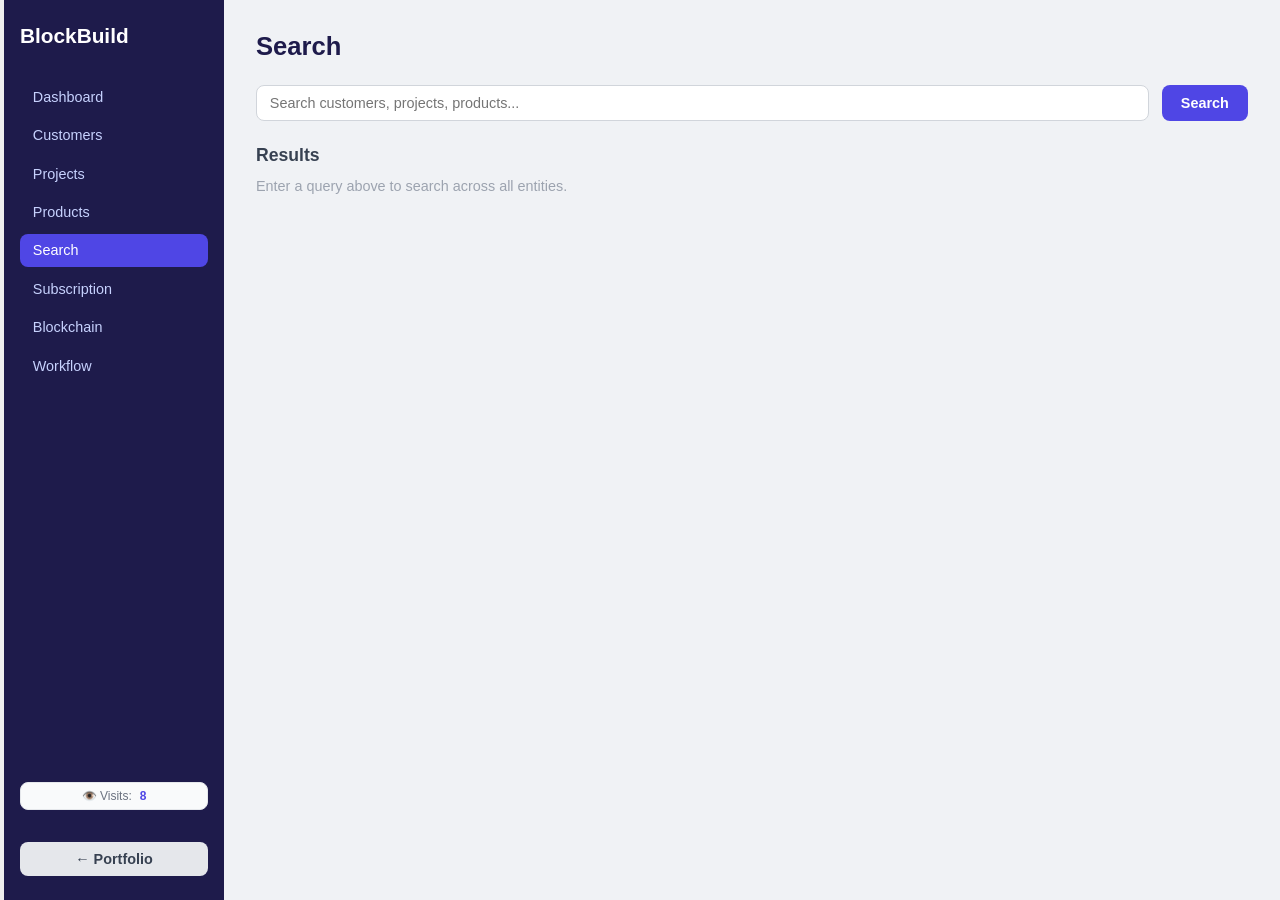
<file: recommend/search.html>
<!DOCTYPE html>
<html lang="en">
<head>
  <meta charset="UTF-8">
  <meta name="viewport" content="width=device-width, initial-scale=1.0">
  <title>Search - BlockBuild</title>
  <link rel="stylesheet" href="styles.css">
</head>
<body class="app-layout">
  <button class="hamburger" id="hamburger" aria-label="Toggle menu">
    <span></span><span></span><span></span>
  </button>
  <div class="sidebar-backdrop" id="sidebar-backdrop"></div>
  <nav class="sidebar" id="sidebar">
    <div class="logo">BlockBuild</div>
    <ul>
      <li><a href="dashboard.html">Dashboard</a></li>
      <li><a href="customers.html">Customers</a></li>
      <li><a href="projects.html">Projects</a></li>
      <li><a href="products.html">Products</a></li>
      <li><a href="search.html" class="active">Search</a></li>
      <li><a href="stripe.html">Subscription</a></li>
      <li><a href="metamask.html">Blockchain</a></li>
      <li><a href="workflow.html">Workflow</a></li>
    </ul>
    <div class="page-visit-counter">
      👁️ Visits: <strong id="visit-count">0</strong>
    </div>
    <a href="../index.html" class="btn btn-secondary logout">← Portfolio</a>
  </nav>
  <main class="content">
    <h2>Search</h2>
    <div class="search-bar">
      <input type="text" placeholder="Search customers, projects, products..." class="filter-input">
      <button class="btn btn-primary">Search</button>
    </div>
    <div class="search-results">
      <h3>Results</h3>
      <p class="muted">Enter a query above to search across all entities.</p>
      <table style="display:none" id="results-table">
        <thead><tr><th>Type</th><th>Name</th><th>Description</th><th>Link</th></tr></thead>
        <tbody></tbody>
      </table>
    </div>
  </main>
</body>
</html>
  <script>
    // Page visit tracking
    (function() {
      const VISIT_KEY = 'blockbuild_visits';
      let visits = parseInt(localStorage.getItem(VISIT_KEY) || '0', 10);
      visits++;
      localStorage.setItem(VISIT_KEY, visits);
      const counter = document.getElementById('visit-count');
      if (counter) counter.textContent = visits;
    })();

    // Mobile menu toggle
    const hamburger = document.getElementById('hamburger');
    const sidebar = document.getElementById('sidebar');
    const backdrop = document.getElementById('sidebar-backdrop');

    if (hamburger) {
      hamburger.addEventListener('click', () => {
        hamburger.classList.toggle('open');
        sidebar.classList.toggle('open');
        backdrop.classList.toggle('open');
      });

      backdrop.addEventListener('click', () => {
        hamburger.classList.remove('open');
        sidebar.classList.remove('open');
        backdrop.classList.remove('open');
      });
    }
  </script>
</file>
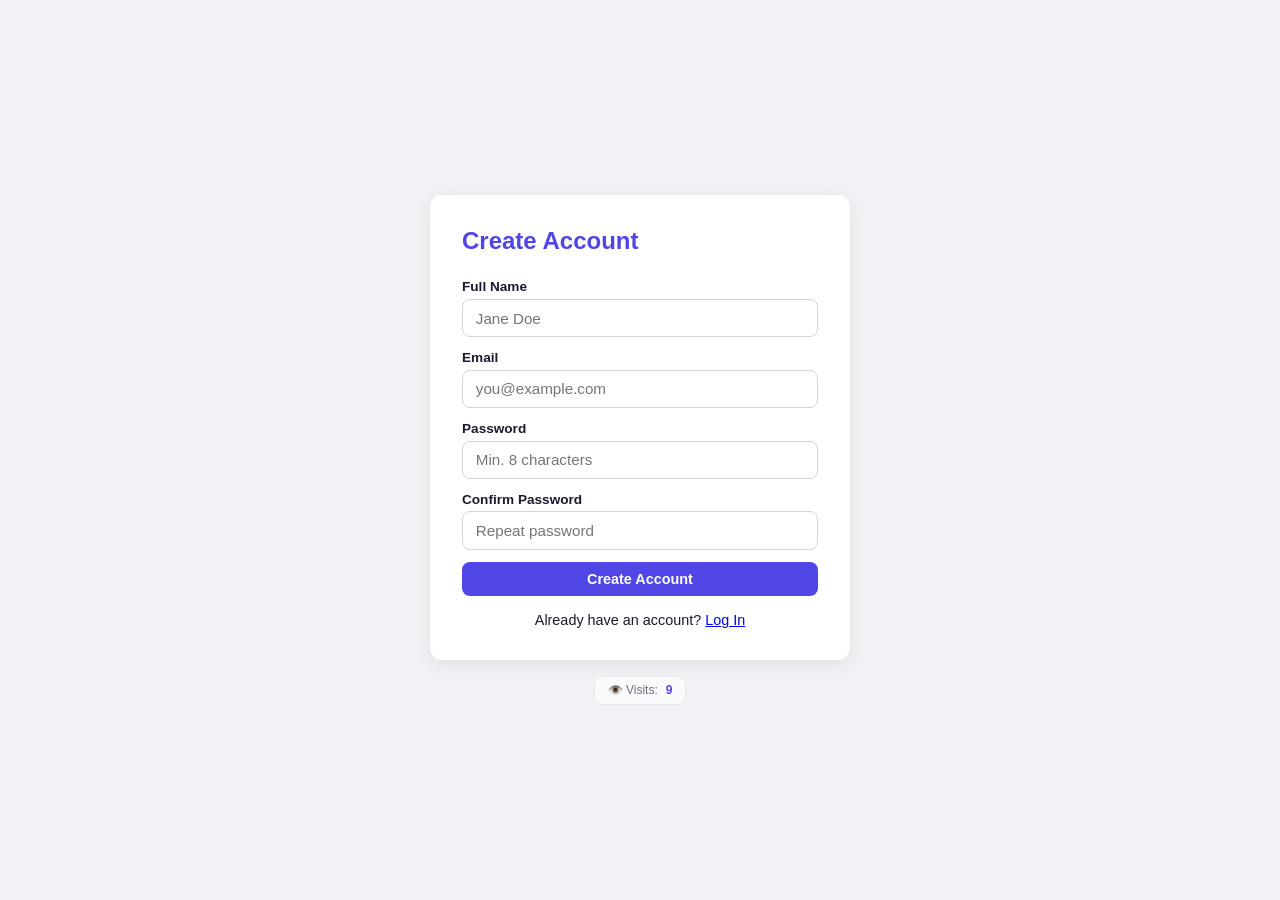
<file: recommend/signup.html>
<!DOCTYPE html>
<html lang="en">
<head>
  <meta charset="UTF-8">
  <meta name="viewport" content="width=device-width, initial-scale=1.0">
  <title>Sign Up - BlockBuild</title>
  <link rel="stylesheet" href="styles.css">
</head>
<body>
  <div class="card">
    <h2>Create Account</h2>
    <form>
      <label for="name">Full Name</label>
      <input type="text" id="name" placeholder="Jane Doe" required>

      <label for="email">Email</label>
      <input type="email" id="email" placeholder="you@example.com" required>

      <label for="password">Password</label>
      <input type="password" id="password" placeholder="Min. 8 characters" required>

      <label for="confirm">Confirm Password</label>
      <input type="password" id="confirm" placeholder="Repeat password" required>

      <button type="submit" class="btn btn-primary full-width">Create Account</button>
    </form>
    <p class="center">Already have an account? <a href="login.html">Log In</a></p>
  </div>
  <div class="page-visit-counter" style="margin-top: 1rem;">
    👁️ Visits: <strong id="visit-count">0</strong>
  </div>
  <script>
    // Page visit tracking
    (function() {
      const VISIT_KEY = 'blockbuild_visits';
      let visits = parseInt(localStorage.getItem(VISIT_KEY) || '0', 10);
      visits++;
      localStorage.setItem(VISIT_KEY, visits);
      const counter = document.getElementById('visit-count');
      if (counter) counter.textContent = visits;
    })();
  </script>
</body>
</html>
</file>
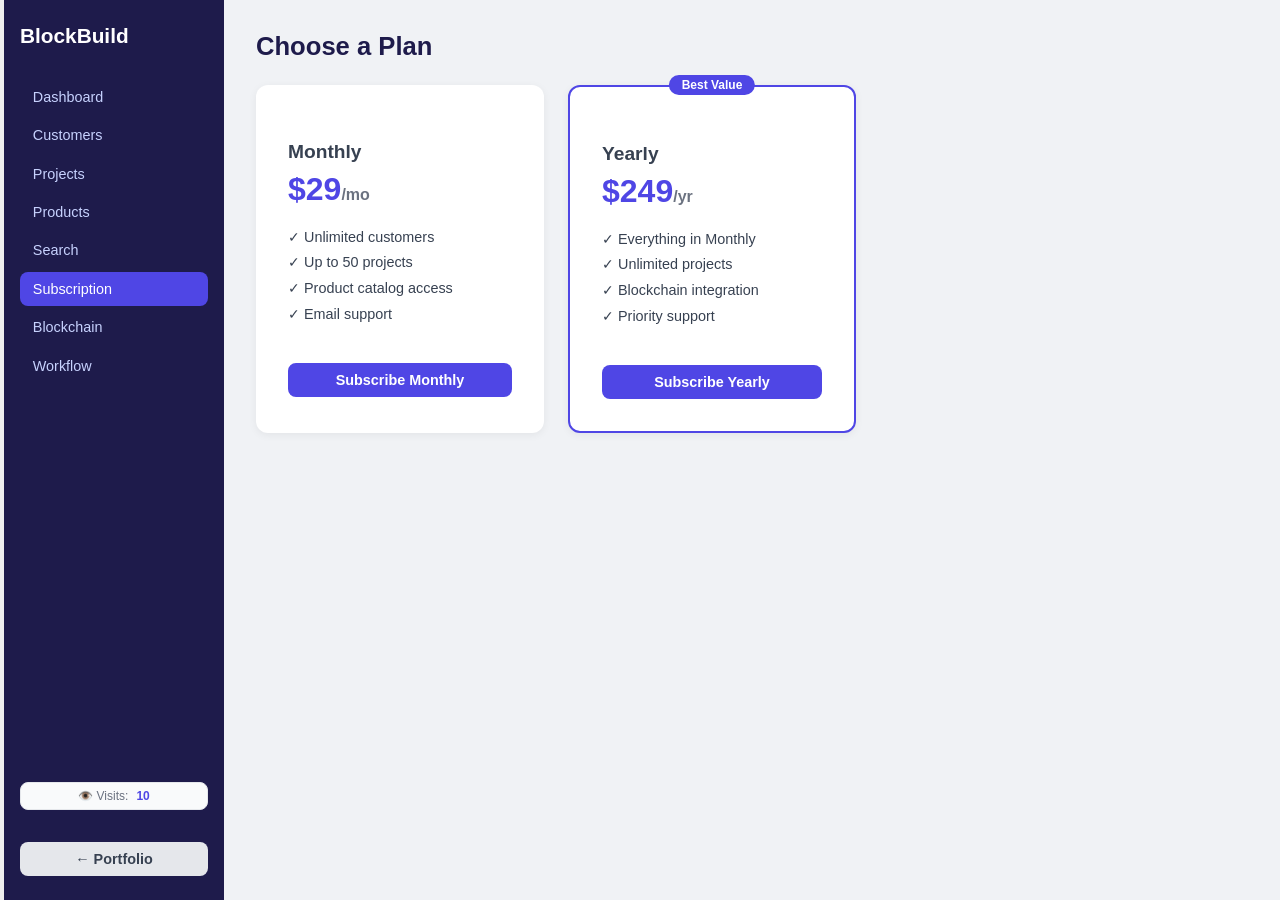
<file: recommend/stripe.html>
<!DOCTYPE html>
<html lang="en">
<head>
  <meta charset="UTF-8">
  <meta name="viewport" content="width=device-width, initial-scale=1.0">
  <title>Subscription - BlockBuild</title>
  <link rel="stylesheet" href="styles.css">
</head>
<body class="app-layout">
  <button class="hamburger" id="hamburger" aria-label="Toggle menu">
    <span></span><span></span><span></span>
  </button>
  <div class="sidebar-backdrop" id="sidebar-backdrop"></div>
  <nav class="sidebar" id="sidebar">
    <div class="logo">BlockBuild</div>
    <ul>
      <li><a href="dashboard.html">Dashboard</a></li>
      <li><a href="customers.html">Customers</a></li>
      <li><a href="projects.html">Projects</a></li>
      <li><a href="products.html">Products</a></li>
      <li><a href="search.html">Search</a></li>
      <li><a href="stripe.html" class="active">Subscription</a></li>
      <li><a href="metamask.html">Blockchain</a></li>
      <li><a href="workflow.html">Workflow</a></li>
    </ul>
    <div class="page-visit-counter">
      👁️ Visits: <strong id="visit-count">0</strong>
    </div>
    <a href="../index.html" class="btn btn-secondary logout">← Portfolio</a>
  </nav>
  <main class="content">
    <h2>Choose a Plan</h2>
    <div class="plan-grid">
      <div class="plan-card">
        <h3>Monthly</h3>
        <div class="price">$29<span>/mo</span></div>
        <ul>
          <li>✓ Unlimited customers</li>
          <li>✓ Up to 50 projects</li>
          <li>✓ Product catalog access</li>
          <li>✓ Email support</li>
        </ul>
        <button class="btn btn-primary full-width">Subscribe Monthly</button>
      </div>
      <div class="plan-card featured">
        <div class="badge-top">Best Value</div>
        <h3>Yearly</h3>
        <div class="price">$249<span>/yr</span></div>
        <ul>
          <li>✓ Everything in Monthly</li>
          <li>✓ Unlimited projects</li>
          <li>✓ Blockchain integration</li>
          <li>✓ Priority support</li>
        </ul>
        <button class="btn btn-primary full-width">Subscribe Yearly</button>
      </div>
    </div>
  </main>
</body>
</html>
  <script>
    // Page visit tracking
    (function() {
      const VISIT_KEY = 'blockbuild_visits';
      let visits = parseInt(localStorage.getItem(VISIT_KEY) || '0', 10);
      visits++;
      localStorage.setItem(VISIT_KEY, visits);
      const counter = document.getElementById('visit-count');
      if (counter) counter.textContent = visits;
    })();

    // Mobile menu toggle
    const hamburger = document.getElementById('hamburger');
    const sidebar = document.getElementById('sidebar');
    const backdrop = document.getElementById('sidebar-backdrop');

    if (hamburger) {
      hamburger.addEventListener('click', () => {
        hamburger.classList.toggle('open');
        sidebar.classList.toggle('open');
        backdrop.classList.toggle('open');
      });

      backdrop.addEventListener('click', () => {
        hamburger.classList.remove('open');
        sidebar.classList.remove('open');
        backdrop.classList.remove('open');
      });
    }
  </script>
</file>
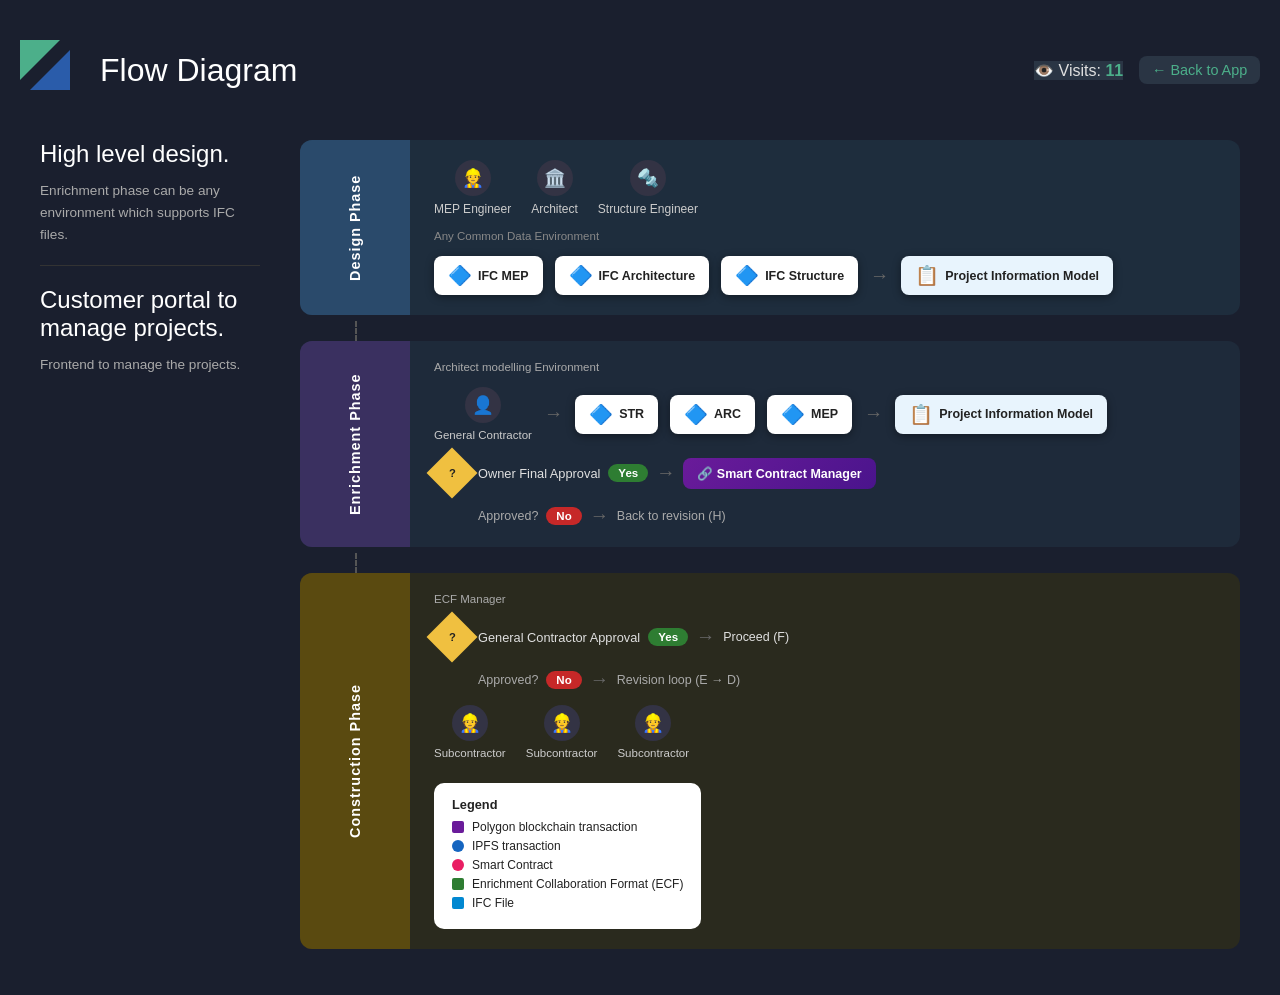
<file: recommend/workflow.html>
<!DOCTYPE html>
<html lang="en">
<head>
  <meta charset="UTF-8" />
  <meta name="viewport" content="width=device-width, initial-scale=1.0"/>
  <title>Project Flow Diagram</title>
  <style>
    * { box-sizing: border-box; margin: 0; padding: 0; }

    body {
      font-family: 'Segoe UI', sans-serif;
      background: #1a1f2e;
      color: #e0e0e0;
      min-height: 100vh;
      padding: 40px 20px;
    }

    header {
      display: flex;
      align-items: center;
      gap: 20px;
      margin-bottom: 40px;
    }

    .logo-mark {
      width: 60px;
      height: 60px;
      position: relative;
      flex-shrink: 0;
    }
    .logo-mark::before {
      content: '';
      position: absolute;
      width: 40px; height: 40px;
      background: #4caf8a;
      clip-path: polygon(0 0, 100% 0, 0 100%);
    }
    .logo-mark::after {
      content: '';
      position: absolute;
      top: 10px; left: 10px;
      width: 40px; height: 40px;
      background: #2a5caa;
      clip-path: polygon(100% 0, 100% 100%, 0 100%);
    }

    header h1 { font-size: 2rem; font-weight: 300; color: #fff; }

    .layout {
      display: grid;
      grid-template-columns: 220px 1fr;
      gap: 40px;
      max-width: 1200px;
      margin: 0 auto;
    }

    .sidebar h2 { font-size: 1.5rem; font-weight: 400; margin-bottom: 12px; color: #fff; }
    .sidebar p  { font-size: 0.85rem; color: #aaa; line-height: 1.6; margin-bottom: 20px; }
    .sidebar hr { border: none; border-top: 1px solid #333; margin-bottom: 20px; }

    /* ── Flow diagram ── */
    .flow {
      display: flex;
      flex-direction: column;
      gap: 0;
    }

    .phase {
      display: grid;
      grid-template-columns: 110px 1fr;
      border-radius: 12px;
      overflow: hidden;
      margin-bottom: 6px;
    }

    .phase-label {
      display: flex;
      align-items: center;
      justify-content: center;
      writing-mode: vertical-rl;
      text-orientation: mixed;
      transform: rotate(180deg);
      font-weight: 600;
      font-size: 0.9rem;
      letter-spacing: 1px;
      padding: 20px 10px;
      color: #fff;
    }

    .phase-design   { background: #1e2d3d; }
    .phase-design   .phase-label { background: #2a4a6b; }
    .phase-enrich   { background: #1e2a3a; }
    .phase-enrich   .phase-label { background: #3a3060; }
    .phase-construct{ background: #2a2a1e; }
    .phase-construct .phase-label { background: #5a4a10; }

    .phase-content {
      padding: 20px 24px;
      display: flex;
      flex-direction: column;
      gap: 14px;
    }

    /* Actors row */
    .actors {
      display: flex;
      gap: 20px;
      flex-wrap: wrap;
    }

    .actor {
      display: flex;
      flex-direction: column;
      align-items: center;
      gap: 6px;
      font-size: 0.75rem;
      color: #ccc;
    }

    .actor-icon {
      width: 36px; height: 36px;
      border-radius: 50%;
      background: #334;
      display: flex; align-items: center; justify-content: center;
      font-size: 1.1rem;
    }

    /* IFC boxes */
    .ifc-row {
      display: flex;
      gap: 12px;
      flex-wrap: wrap;
      align-items: center;
    }

    .ifc-box {
      background: #fff;
      color: #222;
      border-radius: 8px;
      padding: 8px 14px;
      font-size: 0.78rem;
      font-weight: 600;
      display: flex;
      align-items: center;
      gap: 6px;
      box-shadow: 0 2px 8px rgba(0,0,0,0.4);
    }

    .ifc-icon { font-size: 1.2rem; }

    .arrow {
      color: #666;
      font-size: 1.2rem;
      align-self: center;
    }

    /* Decision diamond */
    .decision {
      display: inline-flex;
      align-items: center;
      gap: 8px;
      font-size: 0.8rem;
    }

    .diamond {
      width: 36px; height: 36px;
      background: #f0c040;
      color: #222;
      font-weight: 700;
      font-size: 0.7rem;
      transform: rotate(45deg);
      display: flex; align-items: center; justify-content: center;
      flex-shrink: 0;
    }
    .diamond span { transform: rotate(-45deg); }

    .badge {
      display: inline-block;
      padding: 3px 10px;
      border-radius: 12px;
      font-size: 0.72rem;
      font-weight: 600;
    }
    .badge-yes  { background: #2e7d32; color: #fff; }
    .badge-no   { background: #c62828; color: #fff; }

    /* Smart contract pill */
    .smart-contract {
      background: linear-gradient(135deg, #6a1b9a, #4a148c);
      color: #fff;
      border-radius: 8px;
      padding: 8px 14px;
      font-size: 0.78rem;
      font-weight: 600;
      display: flex; align-items: center; gap: 6px;
    }

    /* Legend */
    .legend {
      background: #fff;
      color: #222;
      border-radius: 10px;
      padding: 14px 18px;
      font-size: 0.75rem;
      align-self: flex-start;
      margin-top: 10px;
    }
    .legend h4 { margin-bottom: 8px; font-size: 0.8rem; }
    .legend-item { display: flex; align-items: center; gap: 8px; margin-bottom: 5px; }
    .legend-dot  { width: 12px; height: 12px; border-radius: 50%; flex-shrink: 0; }

    /* Subcontractors */
    .subcontractors {
      display: flex;
      gap: 20px;
      flex-wrap: wrap;
    }

    .connector-line {
      border-left: 2px dashed #555;
      height: 20px;
      margin-left: 55px;
    }

    @media (max-width: 700px) {
      .layout { grid-template-columns: 1fr; }
      .phase  { grid-template-columns: 1fr; }
      .phase-label { writing-mode: horizontal-tb; transform: none; padding: 10px 20px; }
    }
  </style>
</head>
<body>

<header>
  <div class="logo-mark"></div>
  <h1>Flow Diagram</h1>
  <div style="margin-left: auto; display: flex; gap: 1rem; align-items: center;">
    <div class="page-visit-counter" style="background: #2a3544; color: #e0e0e0; border-color: #3a4554;">
      👁️ Visits: <strong id="visit-count" style="color: #4caf8a;">0</strong>
    </div>
    <a href="dashboard.html" style="color: #4caf8a; text-decoration: none; font-size: 0.9rem; padding: 0.4rem 0.8rem; background: #2a3544; border-radius: 8px;">← Back to App</a>
  </div>
</header>

<div class="layout">

  <!-- Sidebar -->
  <aside class="sidebar">
    <h2>High level design.</h2>
    <p>Enrichment phase can be any environment which supports IFC files.</p>
    <hr/>
    <h2>Customer portal to manage projects.</h2>
    <p>Frontend to manage the projects.</p>
  </aside>

  <!-- Flow -->
  <div class="flow">

    <!-- DESIGN PHASE -->
    <div class="phase phase-design">
      <div class="phase-label">Design Phase</div>
      <div class="phase-content">
        <div class="actors">
          <div class="actor"><div class="actor-icon">👷</div>MEP Engineer</div>
          <div class="actor"><div class="actor-icon">🏛️</div>Architect</div>
          <div class="actor"><div class="actor-icon">🔩</div>Structure Engineer</div>
        </div>
        <div style="font-size:0.72rem;color:#888;">Any Common Data Environment</div>
        <div class="ifc-row">
          <div class="ifc-box"><span class="ifc-icon">🔷</span>IFC MEP</div>
          <div class="ifc-box"><span class="ifc-icon">🔷</span>IFC Architecture</div>
          <div class="ifc-box"><span class="ifc-icon">🔷</span>IFC Structure</div>
          <span class="arrow">→</span>
          <div class="ifc-box" style="background:#e8f4fd;"><span class="ifc-icon">📋</span>Project Information Model</div>
        </div>
      </div>
    </div>

    <div class="connector-line"></div>

    <!-- ENRICHMENT PHASE -->
    <div class="phase phase-enrich">
      <div class="phase-label">Enrichment Phase</div>
      <div class="phase-content">
        <div style="font-size:0.72rem;color:#aaa;">Architect modelling Environment</div>
        <div class="ifc-row">
          <div class="actor"><div class="actor-icon">👤</div><span style="font-size:0.72rem">General Contractor</span></div>
          <span class="arrow">→</span>
          <div class="ifc-box"><span class="ifc-icon">🔷</span>STR</div>
          <div class="ifc-box"><span class="ifc-icon">🔷</span>ARC</div>
          <div class="ifc-box"><span class="ifc-icon">🔷</span>MEP</div>
          <span class="arrow">→</span>
          <div class="ifc-box" style="background:#e8f4fd;"><span class="ifc-icon">📋</span>Project Information Model</div>
        </div>
        <div class="decision">
          <div class="diamond"><span>?</span></div>
          <span>Owner Final Approval</span>
          <span class="badge badge-yes">Yes</span>
          <span class="arrow">→</span>
          <div class="smart-contract">🔗 Smart Contract Manager</div>
        </div>
        <div class="decision">
          <span style="margin-left:44px;color:#aaa;font-size:0.78rem;">Approved?</span>
          <span class="badge badge-no">No</span>
          <span class="arrow">→</span>
          <span style="font-size:0.78rem;color:#aaa;">Back to revision (H)</span>
        </div>
      </div>
    </div>

    <div class="connector-line"></div>

    <!-- CONSTRUCTION PHASE -->
    <div class="phase phase-construct">
      <div class="phase-label">Construction Phase</div>
      <div class="phase-content">
        <div style="font-size:0.72rem;color:#aaa;">ECF Manager</div>
        <div class="decision">
          <div class="diamond"><span>?</span></div>
          <span>General Contractor Approval</span>
          <span class="badge badge-yes">Yes</span>
          <span class="arrow">→</span>
          <span style="font-size:0.78rem;">Proceed (F)</span>
        </div>
        <div class="decision">
          <span style="margin-left:44px;color:#aaa;font-size:0.78rem;">Approved?</span>
          <span class="badge badge-no">No</span>
          <span class="arrow">→</span>
          <span style="font-size:0.78rem;color:#aaa;">Revision loop (E → D)</span>
        </div>
        <div class="subcontractors">
          <div class="actor"><div class="actor-icon">👷</div><span style="font-size:0.72rem">Subcontractor</span></div>
          <div class="actor"><div class="actor-icon">👷</div><span style="font-size:0.72rem">Subcontractor</span></div>
          <div class="actor"><div class="actor-icon">👷</div><span style="font-size:0.72rem">Subcontractor</span></div>
        </div>

        <!-- Legend -->
        <div class="legend">
          <h4>Legend</h4>
          <div class="legend-item"><div class="legend-dot" style="background:#6a1b9a;border-radius:2px;"></div>Polygon blockchain transaction</div>
          <div class="legend-item"><div class="legend-dot" style="background:#1565c0;"></div>IPFS transaction</div>
          <div class="legend-item"><div class="legend-dot" style="background:#e91e63;"></div>Smart Contract</div>
          <div class="legend-item"><div class="legend-dot" style="background:#2e7d32;border-radius:2px;"></div>Enrichment Collaboration Format (ECF)</div>
          <div class="legend-item"><div class="legend-dot" style="background:#0288d1;border-radius:2px;"></div>IFC File</div>
        </div>
      </div>
    </div>

  </div>
</div>

</body>
<script>
  // Page visit tracking
  (function() {
    const VISIT_KEY = 'blockbuild_visits';
    let visits = parseInt(localStorage.getItem(VISIT_KEY) || '0', 10);
    visits++;
    localStorage.setItem(VISIT_KEY, visits);
    const counter = document.getElementById('visit-count');
    if (counter) counter.textContent = visits;
  })();
</script>
</html>
</file>
<file: recommend/styles.css>
*, *::before, *::after { box-sizing: border-box; margin: 0; padding: 0; }

body {
  font-family: -apple-system, BlinkMacSystemFont, 'Segoe UI', sans-serif;
  background: #f0f2f5;
  color: #1a1a2e;
  min-height: 100vh;
  display: flex;
  flex-direction: column;
  align-items: center;
  justify-content: center;
}

/* ── Hero (Welcome) ── */
.hero {
  text-align: center;
  padding: 3rem 2rem;
}
.hero h1 { font-size: 2.8rem; color: #4f46e5; margin-bottom: .5rem; }
.hero p  { font-size: 1.1rem; color: #555; margin-bottom: 2rem; }

/* ── Auth Card ── */
.card {
  background: #fff;
  border-radius: 12px;
  padding: 2rem;
  width: 100%;
  max-width: 420px;
  box-shadow: 0 4px 20px rgba(0,0,0,.08);
}
.card h2 { margin-bottom: 1.5rem; color: #4f46e5; }
.card label { display: block; font-size: .85rem; font-weight: 600; margin: .8rem 0 .3rem; }
.card input { width: 100%; padding: .6rem .8rem; border: 1px solid #d1d5db; border-radius: 8px; font-size: .95rem; }
.card hr { margin: 1.2rem 0; border: none; border-top: 1px solid #e5e7eb; }
.card .center { text-align: center; margin-top: 1rem; font-size: .9rem; }

/* ── App Layout ── */
body.app-layout {
  flex-direction: row;
  align-items: stretch;
  justify-content: flex-start;
}

.sidebar {
  width: 220px;
  min-height: 100vh;
  background: #1e1b4b;
  color: #c7d2fe;
  display: flex;
  flex-direction: column;
  padding: 1.5rem 1rem;
  flex-shrink: 0;
}
.sidebar .logo { font-size: 1.3rem; font-weight: 700; color: #fff; margin-bottom: 2rem; }
.sidebar ul { list-style: none; flex: 1; }
.sidebar ul li { margin-bottom: .3rem; }
.sidebar ul a {
  display: block; padding: .55rem .8rem; border-radius: 8px;
  color: #c7d2fe; text-decoration: none; font-size: .9rem;
  transition: background .15s;
}
.sidebar ul a:hover, .sidebar ul a.active {
  background: #4f46e5; color: #fff;
}
.sidebar .logout { margin-top: 1rem; text-align: center; }

.content {
  flex: 1;
  padding: 2rem;
  overflow-y: auto;
}
.content h2 { font-size: 1.6rem; margin-bottom: 1.5rem; color: #1e1b4b; }
.content h3 { font-size: 1.1rem; margin: 1.5rem 0 .8rem; color: #374151; }

/* ── Buttons ── */
.btn {
  display: inline-block; padding: .55rem 1.2rem; border-radius: 8px;
  font-size: .9rem; font-weight: 600; cursor: pointer;
  border: none; text-decoration: none; transition: opacity .15s;
}
.btn:hover { opacity: .85; }
.btn-primary  { background: #4f46e5; color: #fff; }
.btn-secondary{ background: #e5e7eb; color: #374151; }
.btn-danger   { background: #ef4444; color: #fff; }
.btn-google   { background: #fff; border: 1px solid #d1d5db; color: #374151; display: flex; align-items: center; gap: .5rem; justify-content: center; }
.full-width   { width: 100%; margin-top: .8rem; }

/* ── Tables ── */
table { width: 100%; border-collapse: collapse; background: #fff; border-radius: 10px; overflow: hidden; box-shadow: 0 2px 8px rgba(0,0,0,.06); }
th { background: #f9fafb; padding: .75rem 1rem; text-align: left; font-size: .8rem; text-transform: uppercase; color: #6b7280; }
td { padding: .75rem 1rem; border-top: 1px solid #f3f4f6; font-size: .9rem; }
td.actions a { margin-right: .5rem; color: #4f46e5; text-decoration: none; font-size: .85rem; }
td.actions a.danger { color: #ef4444; }

/* ── Badges ── */
.badge { padding: .2rem .6rem; border-radius: 999px; font-size: .75rem; font-weight: 600; }
.badge.green  { background: #d1fae5; color: #065f46; }
.badge.yellow { background: #fef3c7; color: #92400e; }
.badge.blue   { background: #dbeafe; color: #1e40af; }

/* ── Stats ── */
.stats-grid { display: grid; grid-template-columns: repeat(auto-fill, minmax(140px,1fr)); gap: 1rem; margin-bottom: 2rem; }
.stat-card { background: #fff; border-radius: 10px; padding: 1.2rem; text-align: center; box-shadow: 0 2px 8px rgba(0,0,0,.06); }
.stat-num { display: block; font-size: 1.8rem; font-weight: 700; color: #4f46e5; }
.stat-label { font-size: .8rem; color: #6b7280; }

/* ── Page Header ── */
.page-header { display: flex; justify-content: space-between; align-items: center; margin-bottom: 1rem; }

/* ── Filter Input ── */
.filter-input { padding: .55rem .8rem; border: 1px solid #d1d5db; border-radius: 8px; font-size: .9rem; width: 100%; max-width: 320px; margin-bottom: 1rem; }
.filter-input.inline { margin-bottom: 0; }

/* ── Product Grid ── */
.product-grid { display: grid; grid-template-columns: repeat(auto-fill, minmax(200px,1fr)); gap: 1.2rem; }
.product-card { background: #fff; border-radius: 10px; padding: 1.5rem; text-align: center; box-shadow: 0 2px 8px rgba(0,0,0,.06); }
.product-img { font-size: 2.5rem; margin-bottom: .8rem; }
.product-card h4 { margin-bottom: .4rem; }
.product-card p { font-size: .85rem; color: #6b7280; margin-bottom: .6rem; }
.stars { color: #f59e0b; margin-bottom: .8rem; }

/* ── Calculators ── */
.calc-grid { display: grid; grid-template-columns: repeat(auto-fill, minmax(240px,1fr)); gap: 1.2rem; }
.calc-card { background: #fff; border-radius: 10px; padding: 1.5rem; box-shadow: 0 2px 8px rgba(0,0,0,.06); }
.calc-card h4 { margin-bottom: 1rem; color: #4f46e5; }
.calc-card label { display: block; font-size: .8rem; font-weight: 600; margin: .6rem 0 .2rem; }
.calc-card input { width: 100%; padding: .5rem .7rem; border: 1px solid #d1d5db; border-radius: 6px; font-size: .9rem; }
.calc-card .btn { margin-top: .8rem; }
.result { margin-top: .8rem; font-size: .9rem; color: #374151; }

/* ── Plans ── */
.plan-grid { display: grid; grid-template-columns: repeat(auto-fill, minmax(240px,1fr)); gap: 1.5rem; max-width: 600px; }
.plan-card { background: #fff; border-radius: 12px; padding: 2rem; box-shadow: 0 2px 8px rgba(0,0,0,.06); position: relative; }
.plan-card.featured { border: 2px solid #4f46e5; }
.badge-top { position: absolute; top: -12px; left: 50%; transform: translateX(-50%); background: #4f46e5; color: #fff; padding: .2rem .8rem; border-radius: 999px; font-size: .75rem; font-weight: 700; }
.plan-card h3 { font-size: 1.2rem; margin-bottom: .5rem; }
.price { font-size: 2rem; font-weight: 700; color: #4f46e5; margin-bottom: 1rem; }
.price span { font-size: 1rem; color: #6b7280; }
.plan-card ul { list-style: none; margin-bottom: 1.5rem; }
.plan-card ul li { padding: .3rem 0; font-size: .9rem; color: #374151; }

/* ── Blockchain ── */
.wallet-status { display: flex; align-items: center; gap: .8rem; background: #fff; padding: 1rem 1.5rem; border-radius: 10px; margin-bottom: 2rem; box-shadow: 0 2px 8px rgba(0,0,0,.06); }
.dot { width: 12px; height: 12px; border-radius: 50%; }
.dot.disconnected { background: #ef4444; }
.dot.connected    { background: #10b981; }
.op-grid { display: grid; grid-template-columns: repeat(auto-fill, minmax(220px,1fr)); gap: 1.2rem; }
.op-card { background: #fff; border-radius: 10px; padding: 1.5rem; box-shadow: 0 2px 8px rgba(0,0,0,.06); }
.op-card h4 { margin-bottom: .8rem; color: #4f46e5; }
.op-card input { width: 100%; padding: .5rem .7rem; border: 1px solid #d1d5db; border-radius: 6px; font-size: .9rem; margin-bottom: .5rem; }
.op-card .btn { margin-top: .3rem; }
pre.output { margin-top: .8rem; background: #f9fafb; padding: .6rem; border-radius: 6px; font-size: .8rem; color: #374151; }

/* ── Search ── */
.search-bar { display: flex; gap: .8rem; margin-bottom: 1.5rem; }
.search-bar .filter-input { flex: 1; max-width: none; margin-bottom: 0; }
.muted { color: #9ca3af; font-size: .9rem; }

/* ── Footer ── */
footer { margin-top: 2rem; color: #9ca3af; font-size: .85rem; }

/* ── Btn group ── */
.btn-group { display: flex; gap: 1rem; justify-content: center; }

/* ── Mobile & Responsive ────────────────────────────────────────────────── */

@media (max-width: 768px) {
  /* Sidebar becomes hamburger-controlled overlay */
  body.app-layout {
    flex-direction: column;
  }

  .sidebar {
    position: fixed;
    top: 0;
    left: -250px;
    width: 250px;
    height: 100vh;
    z-index: 999;
    transition: left .3s ease;
    box-shadow: 4px 0 12px rgba(0,0,0,.15);
  }

  .sidebar.open {
    left: 0;
  }

  /* Hamburger toggle button */
  .hamburger {
    display: flex;
    flex-direction: column;
    gap: 4px;
    position: fixed;
    top: 1rem;
    left: 1rem;
    z-index: 1000;
    background: #4f46e5;
    border: none;
    border-radius: 8px;
    padding: .6rem;
    cursor: pointer;
    width: 40px;
    height: 40px;
    justify-content: center;
    align-items: center;
  }

  .hamburger span {
    width: 20px;
    height: 2px;
    background: #fff;
    transition: transform .2s, opacity .2s;
  }

  .hamburger.open span:nth-child(1) { transform: rotate(45deg) translateY(6px); }
  .hamburger.open span:nth-child(2) { opacity: 0; }
  .hamburger.open span:nth-child(3) { transform: rotate(-45deg) translateY(-6px); }

  /* Overlay backdrop */
  .sidebar-backdrop {
    display: none;
    position: fixed;
    inset: 0;
    background: rgba(0,0,0,.4);
    z-index: 998;
  }

  .sidebar-backdrop.open {
    display: block;
  }

  /* Content takes full width */
  .content {
    width: 100%;
    padding: 4rem 1rem 1rem;
  }

  /* Stats grid responsive */
  .stats-grid {
    grid-template-columns: repeat(2, 1fr);
  }

  /* Product grid single column on small screens */
  .product-grid {
    grid-template-columns: 1fr;
  }

  /* Calculator grid single column */
  .calc-grid {
    grid-template-columns: 1fr;
  }

  /* Plan grid single column */
  .plan-grid {
    grid-template-columns: 1fr;
  }

  /* Tables become horizontally scrollable */
  table {
    display: block;
    overflow-x: auto;
    white-space: nowrap;
  }

  /* Page header stacks */
  .page-header {
    flex-direction: column;
    align-items: flex-start;
    gap: .8rem;
  }

  .page-header .filter-input {
    width: 100%;
    max-width: none;
  }

  /* Filter bar stacks */
  .filter-bar {
    flex-direction: column;
  }

  .filter-bar .filter-input,
  .filter-bar select {
    width: 100%;
  }

  /* Search bar stacks */
  .search-bar {
    flex-direction: column;
  }

  .search-bar .filter-input {
    width: 100%;
  }

  /* Hero padding adjustment */
  .hero {
    padding: 2rem 1rem;
  }

  .hero h1 {
    font-size: 2rem;
  }

  /* Auth card full width on mobile */
  .card {
    padding: 1.5rem;
    max-width: none;
    margin: 0 1rem;
  }

  /* Modal full width with padding */
  .modal {
    margin: 0 1rem;
    max-width: calc(100vw - 2rem);
  }

  /* Wallet status wraps */
  .wallet-status {
    flex-wrap: wrap;
  }

  /* Op grid single column */
  .op-grid {
    grid-template-columns: 1fr;
  }
}

@media (max-width: 480px) {
  /* Ultra-small screens */
  .stats-grid {
    grid-template-columns: 1fr;
  }

  .content h2 {
    font-size: 1.3rem;
  }

  .btn {
    padding: .5rem 1rem;
    font-size: .85rem;
  }

  th, td {
    padding: .5rem .7rem;
    font-size: .8rem;
  }
}

/* ── Page Visit Counter ────────────────────────────────────────────────── */
.page-visit-counter {
  display: flex;
  align-items: center;
  gap: 0.5rem;
  padding: 0.4rem 0.8rem;
  background: #f9fafb;
  border-radius: 8px;
  font-size: 0.75rem;
  color: #6b7280;
  border: 1px solid #e5e7eb;
}

.page-visit-counter strong {
  color: #4f46e5;
  font-weight: 600;
}

/* Position in sidebar */
.sidebar .page-visit-counter {
  margin-top: auto;
  margin-bottom: 1rem;
  text-align: center;
  justify-content: center;
}

/* Mobile adjustments */
@media (max-width: 768px) {
  .sidebar .page-visit-counter {
    font-size: 0.7rem;
    padding: 0.3rem 0.6rem;
  }
}
</file>
